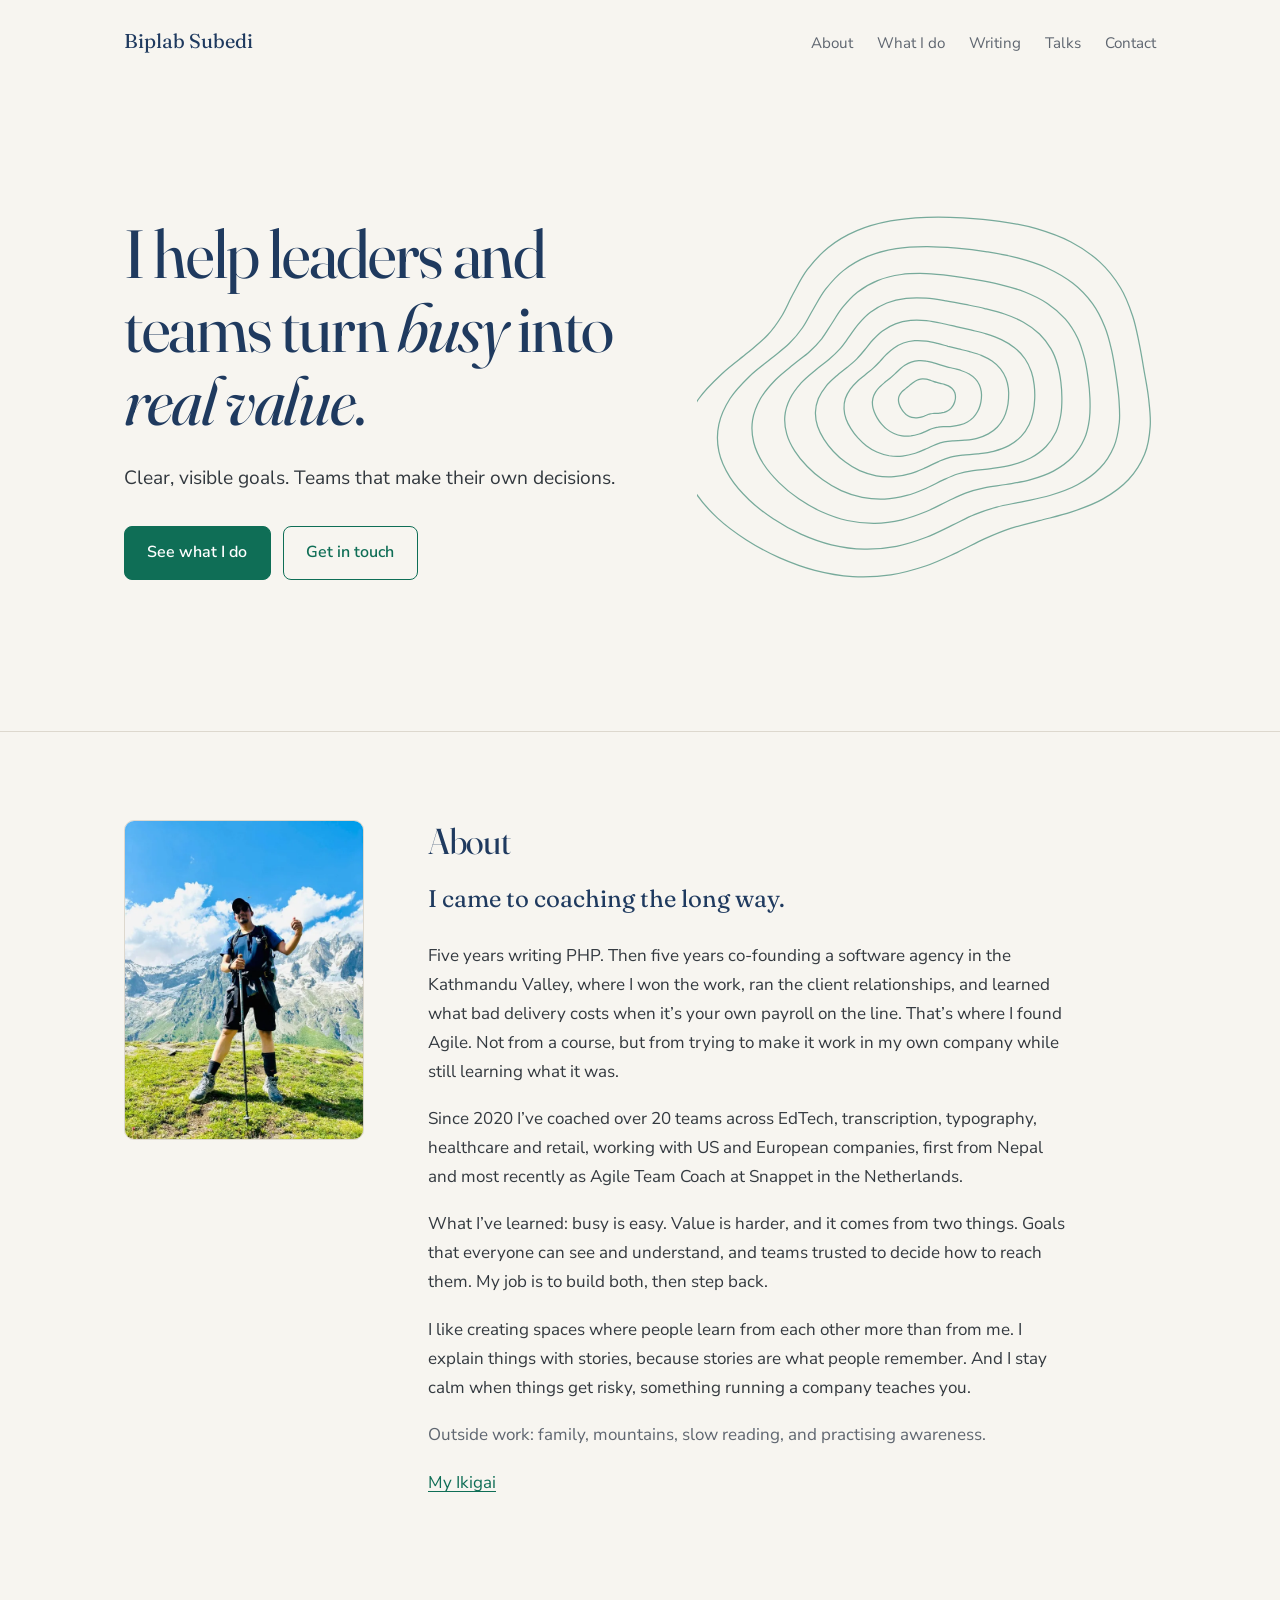
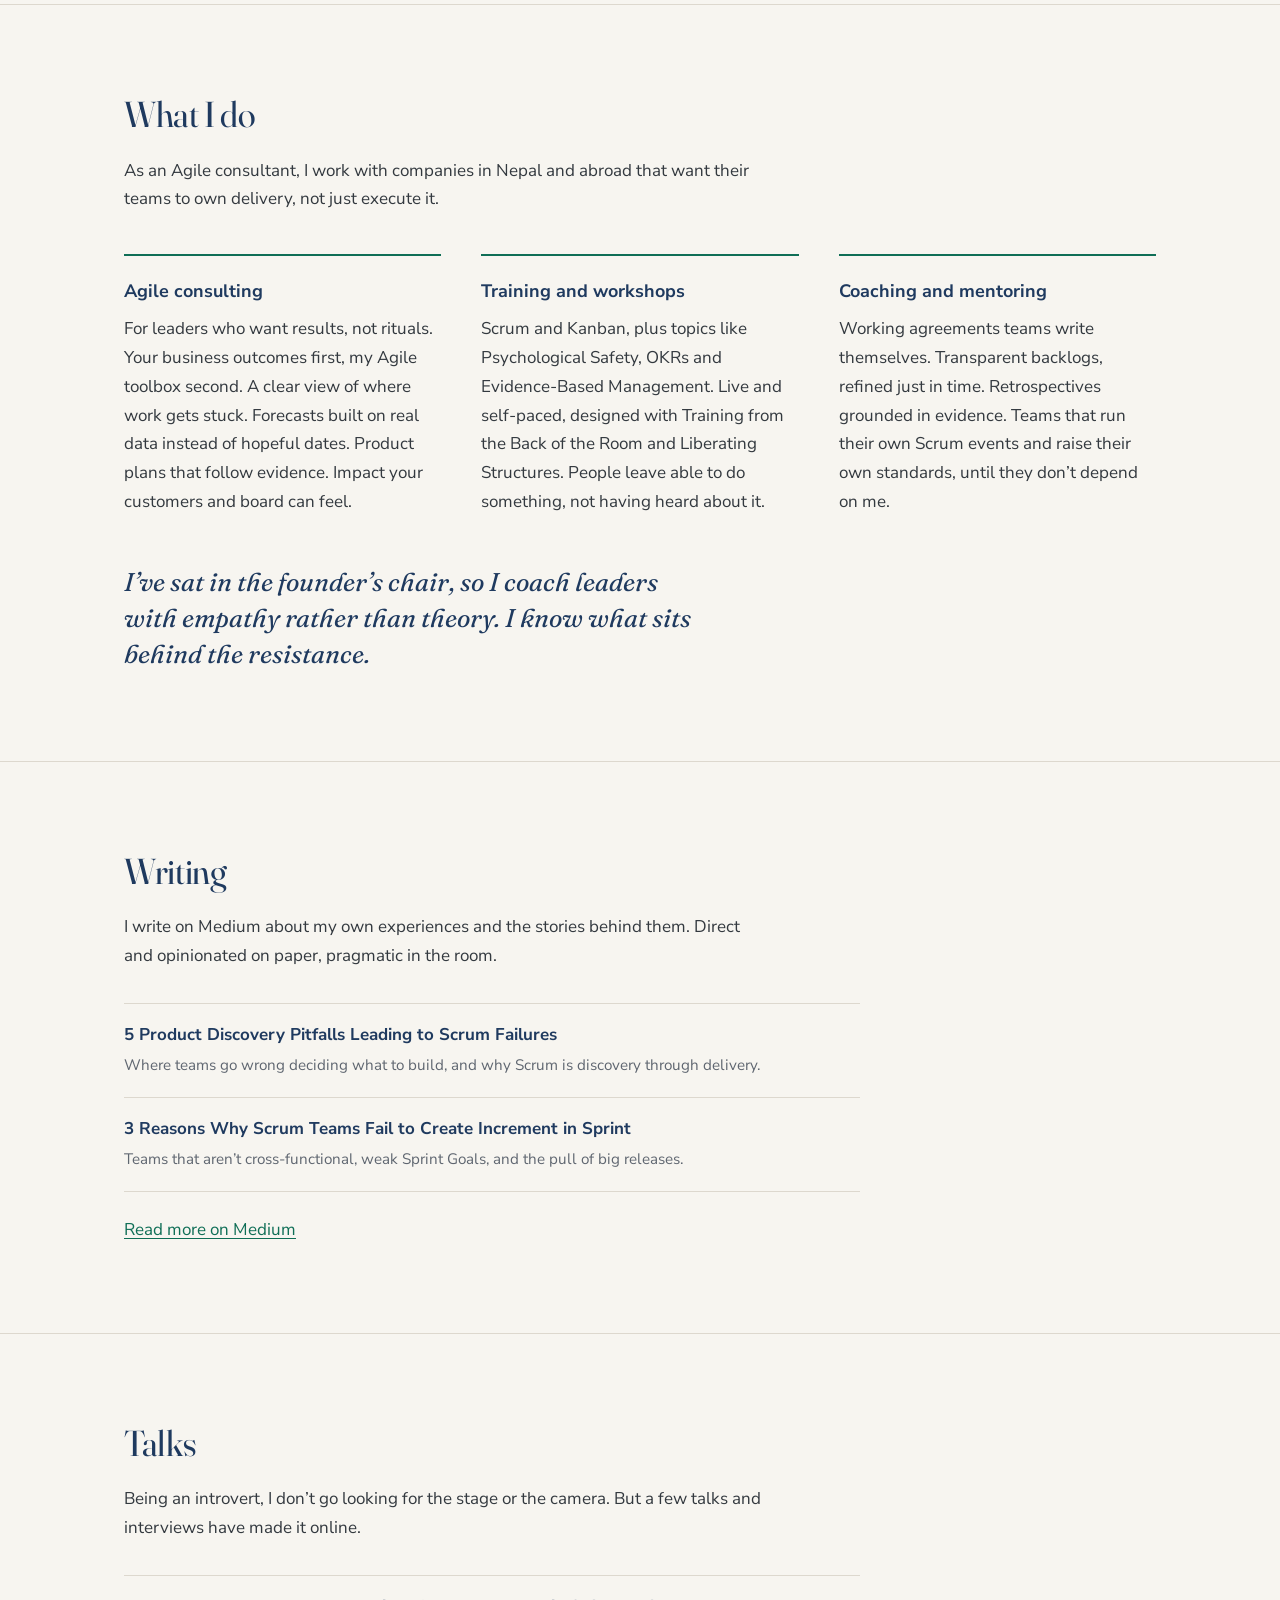
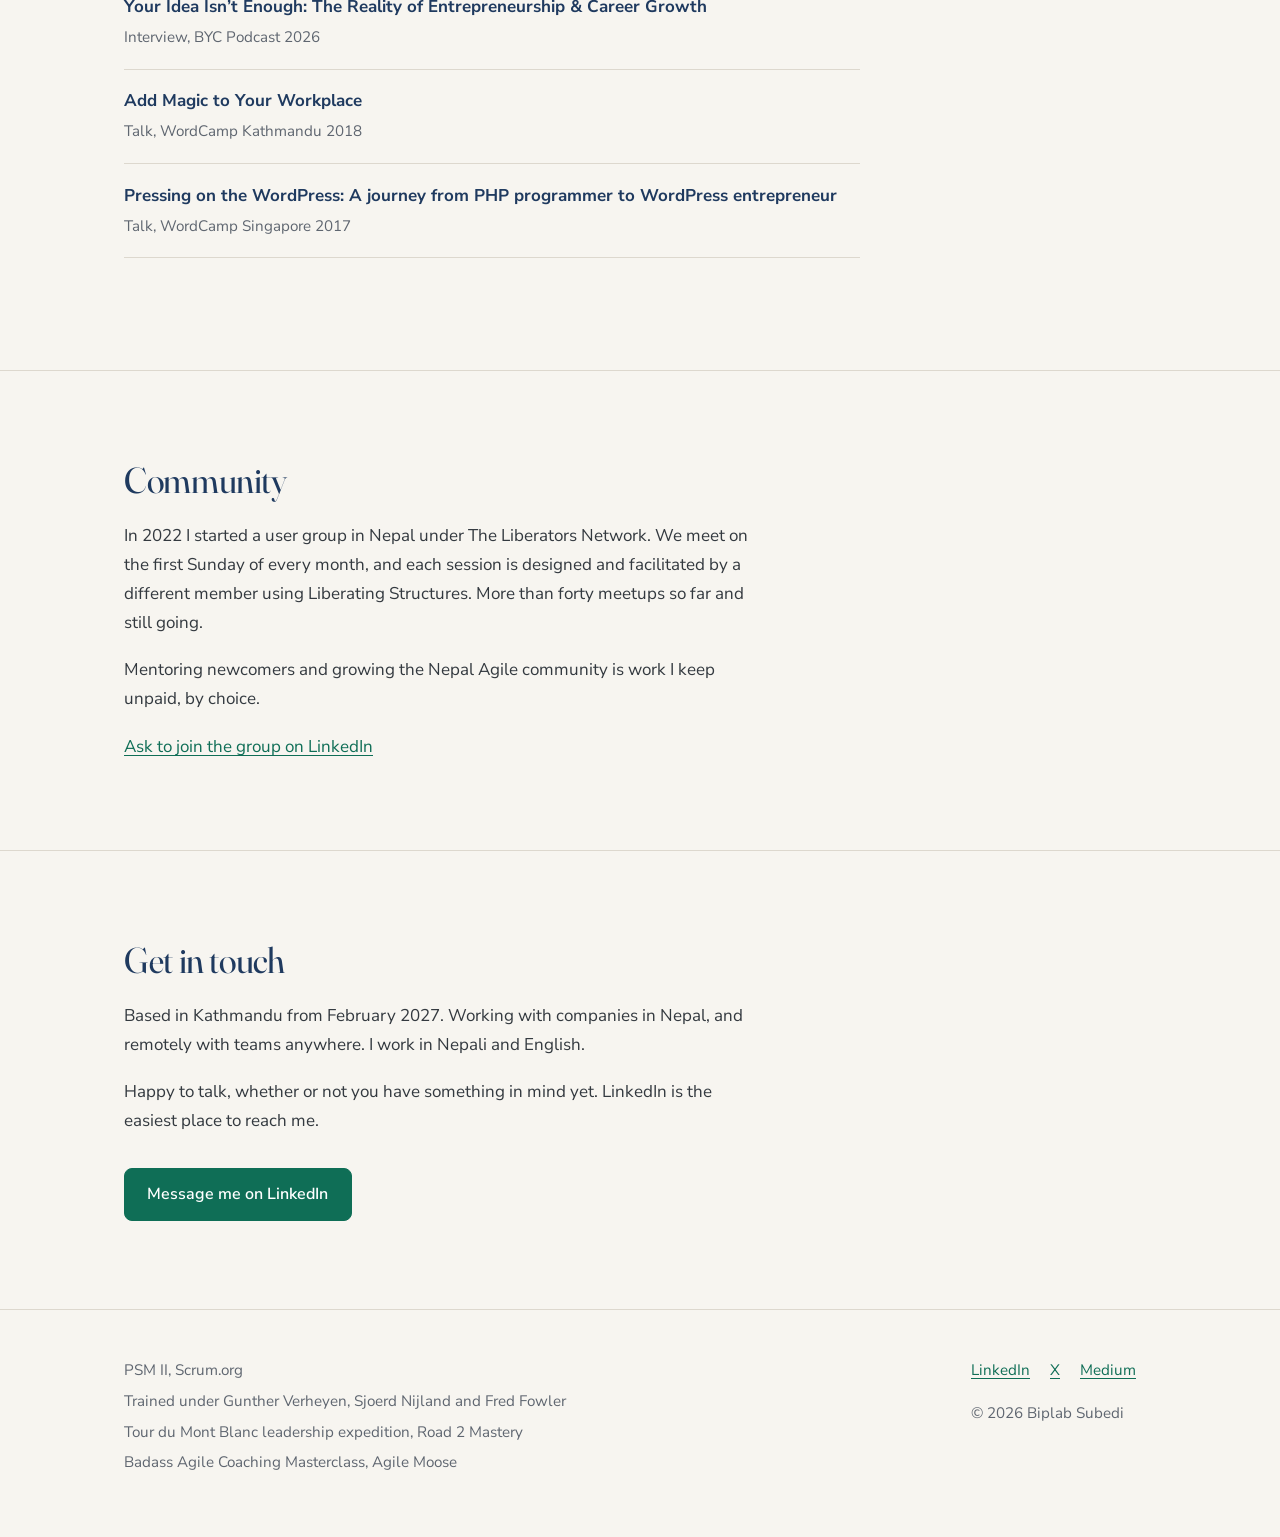
<file: index.html>
<!DOCTYPE html>
<html lang="en-GB">
<head>
<meta charset="utf-8">
<meta name="viewport" content="width=device-width, initial-scale=1, viewport-fit=cover">
<title>Biplab Subedi, Agile Consultant and Coach in Nepal</title>
<meta name="description" content="Agile consultant and coach for IT companies in Nepal and remote teams. I help leaders and teams turn busy into real value with Scrum, Kanban and flow metrics.">
<link rel="canonical" href="https://biplabsubedi.com/">
<meta name="robots" content="index, follow, max-image-preview:large, max-snippet:-1">
<meta name="author" content="Biplab Subedi">

<link rel="icon" href="favicon.ico" sizes="32x32">
<link rel="icon" href="icons/icon-192.png" type="image/png" sizes="192x192">
<link rel="apple-touch-icon" href="icons/apple-touch-icon.png">
<link rel="manifest" href="icons/site.webmanifest">

<meta property="og:type" content="profile">
<meta property="og:site_name" content="Biplab Subedi">
<meta property="og:locale" content="en_GB">
<meta property="og:url" content="https://biplabsubedi.com/">
<meta property="og:title" content="Biplab Subedi, Agile Consultant and Coach in Nepal">
<meta property="og:description" content="I help leaders and teams turn busy into real value. Clear, visible goals. Teams that make their own decisions.">
<meta property="og:image" content="https://biplabsubedi.com/images/og-image.png">
<meta property="og:image:width" content="1200">
<meta property="og:image:height" content="630">
<meta property="og:image:alt" content="Biplab Subedi, Agile consultant and coach in Nepal: I help leaders and teams turn busy into real value.">
<meta property="profile:first_name" content="Biplab">
<meta property="profile:last_name" content="Subedi">
<meta name="twitter:card" content="summary_large_image">
<meta name="twitter:site" content="@biplab43">
<meta name="twitter:creator" content="@biplab43">

<script type="application/ld+json">
{
  "@context": "https://schema.org",
  "@graph": [
    {
      "@type": "WebSite",
      "@id": "https://biplabsubedi.com/#website",
      "url": "https://biplabsubedi.com/",
      "name": "Biplab Subedi",
      "inLanguage": "en-GB",
      "publisher": { "@id": "https://biplabsubedi.com/#person" }
    },
    {
      "@type": "ProfilePage",
      "@id": "https://biplabsubedi.com/#webpage",
      "url": "https://biplabsubedi.com/",
      "name": "Biplab Subedi, Agile Consultant and Coach in Nepal",
      "inLanguage": "en-GB",
      "dateModified": "2026-11-04T17:15:00+01:00",
      "isPartOf": { "@id": "https://biplabsubedi.com/#website" },
      "mainEntity": { "@id": "https://biplabsubedi.com/#person" },
      "about": { "@id": "https://biplabsubedi.com/#person" },
      "primaryImageOfPage": { "@id": "https://biplabsubedi.com/#portrait" }
    },
    {
      "@type": "ImageObject",
      "@id": "https://biplabsubedi.com/#portrait",
      "url": "https://biplabsubedi.com/images/biplab-subedi.webp",
      "contentUrl": "https://biplabsubedi.com/images/biplab-subedi.webp",
      "width": 600,
      "height": 800,
      "caption": "Biplab Subedi standing on a grassy ridge in the Alps"
    },
    {
      "@type": "Person",
      "@id": "https://biplabsubedi.com/#person",
      "name": "Biplab Subedi",
      "givenName": "Biplab",
      "familyName": "Subedi",
      "url": "https://biplabsubedi.com/",
      "image": { "@id": "https://biplabsubedi.com/#portrait" },
      "jobTitle": "Agile Consultant and Coach",
      "description": "Has coached more than 20 teams since 2020, across EdTech, transcription, typography, healthcare and retail for US and European companies. Before coaching, he spent five years as a PHP developer and five years co-founding Eagle Vision IT, a software agency in the Kathmandu Valley. Moving to Kathmandu, Nepal in February 2027 to work as an independent Agile consultant with companies in Nepal and remotely with teams anywhere. Works in Nepali and English.",
      "knowsAbout": [
        "Agile coaching",
        "Agile consulting",
        "Scrum",
        "Kanban",
        "Flow metrics",
        "Forecasting with delivery data",
        "Empirical product planning",
        "Product discovery",
        "OKRs",
        "Evidence-Based Management",
        "Psychological safety",
        "Team self-management",
        "Liberating Structures",
        "Training from the Back of the Room",
        "Facilitation"
      ],
      "knowsLanguage": [
        { "@type": "Language", "name": "English", "alternateName": "en" },
        { "@type": "Language", "name": "Nepali", "alternateName": "ne" }
      ],
      "hasCredential": {
        "@type": "EducationalOccupationalCredential",
        "name": "Professional Scrum Master II (PSM II)",
        "credentialCategory": "certification",
        "recognizedBy": { "@type": "Organization", "name": "Scrum.org", "url": "https://www.scrum.org/" }
      },
      "sameAs": [
        "https://www.linkedin.com/in/biplab43/",
        "https://medium.com/@biplab43",
        "https://x.com/biplab43"
      ],
      "makesOffer": [
        {
          "@type": "Offer",
          "itemOffered": {
            "@type": "Service",
            "name": "Agile consulting",
            "serviceType": "Agile consulting",
            "description": "For leaders who want results, not rituals. Business outcomes first, with Agile as the toolbox: a clear view of where work gets stuck, forecasts built on real data instead of hopeful dates, product plans that follow evidence, and impact customers and boards can feel.",
            "provider": { "@id": "https://biplabsubedi.com/#person" },
            "areaServed": [ { "@type": "Country", "name": "Nepal" }, { "@type": "Place", "name": "Worldwide (remote)" } ]
          }
        },
        {
          "@type": "Offer",
          "itemOffered": {
            "@type": "Service",
            "name": "Agile training and workshops",
            "serviceType": "Agile training",
            "description": "Scrum and Kanban training, plus topics like Psychological Safety, OKRs and Evidence-Based Management. Live and self-paced, designed with Training from the Back of the Room and Liberating Structures.",
            "provider": { "@id": "https://biplabsubedi.com/#person" },
            "areaServed": [ { "@type": "Country", "name": "Nepal" }, { "@type": "Place", "name": "Worldwide (remote)" } ]
          }
        },
        {
          "@type": "Offer",
          "itemOffered": {
            "@type": "Service",
            "name": "Agile coaching and mentoring",
            "serviceType": "Agile coaching",
            "description": "Working agreements teams write themselves, transparent backlogs refined just in time, retrospectives grounded in evidence, and teams that run their own Scrum events.",
            "provider": { "@id": "https://biplabsubedi.com/#person" },
            "areaServed": [ { "@type": "Country", "name": "Nepal" }, { "@type": "Place", "name": "Worldwide (remote)" } ]
          }
        }
      ]
    },
    {
      "@type": "Organization",
      "@id": "https://biplabsubedi.com/#liberators-nepal",
      "name": "The Liberators Network User Group Nepal",
      "url": "https://www.linkedin.com/groups/14041620/",
      "foundingDate": "2022",
      "founder": { "@id": "https://biplabsubedi.com/#person" },
      "location": { "@type": "Country", "name": "Nepal" },
      "description": "Agile user group in Nepal under The Liberators Network. Meets on the first Sunday of every month, with each session designed and facilitated by a member using Liberating Structures."
    },
    {
      "@type": "Organization",
      "@id": "https://biplabsubedi.com/#eagle-vision-it",
      "name": "Eagle Vision IT",
      "founder": { "@id": "https://biplabsubedi.com/#person" },
      "location": { "@type": "Place", "name": "Kathmandu Valley, Nepal" },
      "description": "Software agency in the Kathmandu Valley, co-founded by Biplab Subedi."
    }
  ]
}
</script>

<link rel="preconnect" href="https://fonts.googleapis.com">
<link rel="preconnect" href="https://fonts.gstatic.com" crossorigin>
<link href="https://fonts.googleapis.com/css2?family=Fraunces:ital,opsz,wght@0,9..144,400;0,9..144,500;1,9..144,400&family=Nunito+Sans:wght@400;600;700&display=swap" rel="stylesheet">
<link rel="stylesheet" href="css/style.css">
<script src="js/main.js" defer></script>
</head>
<body>

<header class="site">
  <div class="wrap">
    <a class="wordmark" href="#top">Biplab Subedi</a>
    <nav aria-label="Main">
      <ul>
        <li><a href="#about">About</a></li>
        <li><a href="#work">What I do</a></li>
        <li><a href="#writing">Writing</a></li>
        <li><a href="#talks">Talks</a></li>
        <li><a href="#contact">Contact</a></li>
      </ul>
    </nav>
  </div>
</header>

<main id="top">
  <div class="hero">
    <div class="wrap">
      <div>
        <h1>I help leaders and teams turn <em>busy</em> into <em>real value</em>.</h1>
        <p class="lede">Clear, visible goals. Teams that make their own decisions.</p>
        <div class="actions">
          <a class="btn btn-primary" href="#work">See what I do</a>
          <a class="btn btn-quiet" href="#contact">Get in touch</a>
        </div>
      </div>
      <svg class="contours" viewBox="0 0 520 500" aria-hidden="true" focusable="false">
<path d="M293.0,250.0 C292.8,251.3 292.5,252.7 292.1,254.0 C291.7,255.3 291.1,256.6 290.4,257.8 C289.7,259.0 288.9,260.1 287.9,261.2 C286.9,262.2 285.7,263.2 284.4,263.9 C283.1,264.7 281.6,265.3 280.1,265.8 C278.6,266.2 276.9,266.4 275.4,266.6 C273.8,266.8 272.3,266.8 270.9,266.8 C269.5,266.9 268.2,266.8 267.0,267.0 C265.8,267.1 264.7,267.3 263.6,267.6 C262.4,268.0 261.3,268.5 260.0,269.0 C258.7,269.4 257.4,270.1 255.9,270.6 C254.4,271.0 252.7,271.5 251.0,271.7 C249.3,271.9 247.5,272.0 245.9,271.8 C244.2,271.6 242.5,271.1 241.0,270.5 C239.6,269.9 238.2,269.0 237.0,268.1 C235.8,267.1 234.8,266.0 233.9,264.9 C233.0,263.8 232.2,262.6 231.5,261.4 C230.8,260.2 230.2,259.0 229.7,257.7 C229.2,256.5 228.8,255.2 228.6,253.9 C228.4,252.6 228.3,251.3 228.5,250.0 C228.6,248.7 229.0,247.4 229.6,246.2 C230.2,245.0 231.1,243.9 232.0,242.8 C232.9,241.8 234.0,240.9 235.0,240.0 C236.0,239.1 237.1,238.3 238.1,237.5 C239.1,236.7 240.1,235.9 241.1,235.1 C242.1,234.3 243.0,233.5 244.0,232.7 C245.0,231.9 246.1,231.1 247.3,230.4 C248.5,229.7 249.8,229.0 251.1,228.6 C252.5,228.2 254.0,227.9 255.5,227.8 C257.0,227.7 258.6,227.9 260.0,228.1 C261.4,228.3 262.8,228.8 264.2,229.2 C265.5,229.7 266.7,230.2 268.0,230.6 C269.3,231.1 270.5,231.5 271.8,231.8 C273.1,232.2 274.4,232.5 275.9,232.8 C277.3,233.2 278.9,233.5 280.4,234.0 C281.9,234.5 283.6,235.0 285.0,235.7 C286.4,236.5 287.8,237.4 288.9,238.4 C290.0,239.5 291.0,240.7 291.6,241.9 C292.3,243.2 292.7,244.6 292.9,245.9 C293.1,247.2 293.1,248.7 293.0,250.0 Z"/>
<path d="M322.4,250.0 C322.2,252.6 321.7,255.1 321.0,257.6 C320.3,260.1 319.4,262.5 318.1,264.8 C316.8,267.1 315.3,269.4 313.4,271.4 C311.5,273.3 309.2,275.2 306.6,276.6 C304.1,278.0 301.1,279.2 298.2,280.0 C295.3,280.8 292.0,281.2 289.1,281.5 C286.2,281.8 283.3,281.7 280.7,281.9 C278.1,282.0 275.7,282.0 273.4,282.4 C271.1,282.7 269.1,283.3 266.9,284.0 C264.6,284.8 262.5,285.9 260.0,286.9 C257.5,287.9 254.8,289.3 251.9,290.2 C249.0,291.1 245.7,292.0 242.5,292.4 C239.2,292.7 235.7,292.8 232.5,292.3 C229.3,291.9 226.1,291.0 223.3,289.7 C220.4,288.5 217.8,286.8 215.5,285.0 C213.1,283.2 211.1,281.1 209.3,279.0 C207.4,276.8 205.8,274.6 204.4,272.2 C203.0,269.9 201.8,267.5 200.9,265.1 C200.0,262.7 199.2,260.1 199.0,257.6 C198.7,255.1 198.8,252.5 199.4,250.0 C200.0,247.5 201.0,245.1 202.4,242.8 C203.7,240.6 205.6,238.5 207.4,236.6 C209.3,234.7 211.4,233.0 213.4,231.3 C215.4,229.7 217.4,228.3 219.2,226.7 C221.0,225.2 222.7,223.7 224.4,222.1 C226.2,220.5 227.8,218.8 229.6,217.1 C231.5,215.5 233.4,213.8 235.6,212.4 C237.8,211.0 240.3,209.6 242.9,208.7 C245.6,207.8 248.5,207.3 251.3,207.1 C254.2,206.9 257.2,207.1 260.0,207.6 C262.8,208.0 265.5,208.8 268.2,209.5 C270.8,210.3 273.2,211.2 275.7,211.9 C278.3,212.7 280.7,213.4 283.3,214.1 C285.9,214.8 288.6,215.3 291.4,216.0 C294.2,216.8 297.3,217.4 300.1,218.5 C303.0,219.5 306.0,220.7 308.6,222.3 C311.1,223.8 313.6,225.7 315.6,227.8 C317.5,229.8 319.0,232.2 320.2,234.6 C321.3,237.1 321.9,239.7 322.3,242.2 C322.7,244.8 322.6,247.4 322.4,250.0 Z"/>
<path d="M353.2,250.0 C353.0,253.8 352.5,257.7 351.5,261.4 C350.6,265.1 349.4,268.9 347.6,272.4 C345.8,275.8 343.5,279.3 340.6,282.3 C337.8,285.2 334.2,288.0 330.3,290.1 C326.4,292.3 321.8,293.9 317.4,295.1 C313.0,296.3 308.1,296.8 303.7,297.3 C299.3,297.8 295.0,297.7 291.1,298.0 C287.2,298.3 283.8,298.5 280.3,299.2 C276.9,299.9 273.9,300.9 270.5,302.2 C267.1,303.5 263.8,305.4 260.0,307.0 C256.2,308.7 252.0,310.7 247.5,312.1 C243.0,313.5 237.9,314.8 233.0,315.3 C228.1,315.7 222.8,315.6 217.9,314.9 C213.1,314.1 208.2,312.6 203.9,310.7 C199.5,308.8 195.5,306.2 191.9,303.5 C188.3,300.8 185.1,297.6 182.2,294.4 C179.3,291.2 176.7,287.8 174.5,284.2 C172.3,280.7 170.3,277.0 169.0,273.2 C167.7,269.5 166.8,265.5 166.7,261.6 C166.5,257.7 167.0,253.7 168.2,250.0 C169.4,246.3 171.5,242.6 173.8,239.3 C176.2,236.0 179.3,232.9 182.2,230.1 C185.1,227.4 188.5,225.0 191.4,222.5 C194.3,220.1 197.2,218.0 199.8,215.6 C202.4,213.2 204.6,210.9 207.0,208.4 C209.4,205.8 211.6,203.1 214.2,200.5 C216.9,197.9 219.7,195.1 223.0,192.9 C226.3,190.7 230.0,188.5 234.0,187.1 C238.0,185.7 242.4,184.8 246.8,184.4 C251.1,184.0 255.7,184.4 260.0,184.9 C264.3,185.4 268.5,186.5 272.6,187.5 C276.7,188.5 280.5,189.7 284.5,190.8 C288.5,191.8 292.3,192.8 296.5,193.8 C300.6,194.8 304.8,195.6 309.1,196.9 C313.4,198.1 318.0,199.3 322.3,201.1 C326.5,202.9 330.8,205.0 334.5,207.5 C338.1,210.0 341.5,213.1 344.1,216.3 C346.7,219.6 348.7,223.3 350.2,227.0 C351.7,230.7 352.5,234.6 353.0,238.4 C353.5,242.3 353.5,246.2 353.2,250.0 Z"/>
<path d="M382.9,250.0 C382.7,255.1 382.3,260.1 381.2,265.1 C380.2,270.0 378.8,275.1 376.5,279.7 C374.2,284.4 371.3,289.1 367.5,293.0 C363.6,297.0 358.8,300.6 353.6,303.4 C348.4,306.2 342.1,308.3 336.2,309.9 C330.3,311.5 323.9,312.1 318.1,312.8 C312.3,313.5 306.7,313.5 301.6,314.1 C296.5,314.7 292.0,315.2 287.5,316.4 C282.9,317.6 278.9,319.2 274.4,321.2 C269.8,323.1 265.2,325.8 260.0,328.1 C254.8,330.3 249.0,333.1 242.9,334.8 C236.8,336.6 230.0,338.1 223.4,338.6 C216.7,339.1 209.7,338.8 203.2,337.6 C196.7,336.5 190.2,334.3 184.4,331.8 C178.6,329.2 173.1,325.8 168.2,322.1 C163.2,318.5 158.7,314.4 154.7,310.1 C150.7,305.8 147.0,301.2 144.0,296.4 C141.0,291.7 138.4,286.6 136.7,281.5 C135.1,276.3 134.1,270.9 134.3,265.6 C134.4,260.4 135.6,255.0 137.6,250.0 C139.7,245.0 143.0,240.2 146.4,235.9 C149.9,231.5 154.4,227.7 158.5,224.1 C162.5,220.5 166.9,217.4 170.7,214.3 C174.5,211.1 178.0,208.2 181.2,205.0 C184.4,201.8 187.1,198.5 190.0,195.0 C193.0,191.5 195.6,187.6 199.0,184.0 C202.4,180.4 206.0,176.5 210.3,173.4 C214.6,170.3 219.7,167.3 225.0,165.3 C230.3,163.3 236.3,162.1 242.2,161.5 C248.0,160.9 254.2,161.2 260.0,161.7 C265.8,162.3 271.6,163.5 277.2,164.7 C282.8,165.8 288.2,167.2 293.7,168.5 C299.3,169.7 304.7,170.9 310.4,172.3 C316.1,173.7 322.0,174.9 327.8,176.7 C333.5,178.5 339.6,180.5 345.1,183.2 C350.5,185.8 356.0,189.0 360.4,192.7 C364.9,196.3 368.9,200.7 372.0,205.2 C375.1,209.7 377.3,214.7 379.1,219.6 C380.8,224.5 381.7,229.7 382.3,234.8 C382.9,239.8 383.1,244.9 382.9,250.0 Z"/>
<path d="M413.7,250.0 C413.7,256.3 413.5,262.7 412.4,269.0 C411.3,275.2 409.9,281.7 407.1,287.6 C404.3,293.5 400.6,299.4 395.8,304.4 C391.0,309.4 384.8,313.9 378.2,317.5 C371.6,321.0 363.7,323.6 356.2,325.6 C348.8,327.6 340.7,328.5 333.5,329.5 C326.3,330.5 319.4,330.8 313.1,331.8 C306.7,332.8 301.1,333.9 295.4,335.6 C289.7,337.4 284.6,339.9 278.7,342.6 C272.8,345.3 266.8,348.8 260.0,351.7 C253.2,354.6 245.7,357.9 237.8,359.9 C230.0,362.0 221.3,363.7 212.8,364.0 C204.4,364.4 195.5,363.7 187.3,362.1 C179.1,360.5 170.9,357.7 163.5,354.4 C156.0,351.1 149.0,346.8 142.6,342.2 C136.2,337.7 130.2,332.5 125.0,327.1 C119.7,321.7 114.7,315.8 110.9,309.7 C107.0,303.6 103.6,297.0 101.8,290.4 C99.9,283.8 99.0,276.7 99.6,270.0 C100.2,263.2 102.4,256.3 105.5,250.0 C108.6,243.7 113.4,237.7 118.1,232.3 C122.9,227.0 128.9,222.3 134.2,217.9 C139.4,213.4 144.9,209.7 149.5,205.8 C154.1,201.8 158.1,198.1 161.8,194.0 C165.6,189.8 168.5,185.4 171.9,180.8 C175.3,176.2 178.4,171.0 182.5,166.2 C186.6,161.4 191.2,156.3 196.6,152.2 C202.1,148.2 208.5,144.4 215.2,141.7 C222.0,139.1 229.7,137.4 237.1,136.5 C244.6,135.6 252.5,135.8 260.0,136.2 C267.5,136.7 275.0,138.0 282.3,139.2 C289.7,140.4 296.8,141.8 304.1,143.3 C311.4,144.8 318.7,146.2 326.2,148.0 C333.6,149.8 341.3,151.6 348.6,154.2 C355.9,156.7 363.5,159.7 370.1,163.5 C376.7,167.2 383.1,171.8 388.3,176.8 C393.5,181.8 397.8,187.6 401.2,193.5 C404.7,199.3 407.0,205.7 408.8,212.0 C410.7,218.3 411.7,224.7 412.5,231.0 C413.3,237.4 413.7,243.7 413.7,250.0 Z"/>
<path d="M445.5,250.0 C445.7,257.6 446.0,265.4 444.9,273.0 C443.9,280.6 442.4,288.5 439.2,295.7 C436.0,303.0 431.5,310.2 425.7,316.3 C419.8,322.4 412.1,327.9 404.1,332.3 C396.1,336.6 386.4,339.7 377.4,342.3 C368.4,344.8 358.8,346.0 350.2,347.5 C341.6,349.0 333.4,349.7 325.7,351.4 C318.1,353.0 311.4,354.7 304.4,357.3 C297.3,359.8 290.9,363.3 283.5,366.7 C276.1,370.2 268.5,374.6 260.0,378.1 C251.5,381.5 242.0,385.3 232.3,387.5 C222.5,389.8 211.8,391.4 201.5,391.5 C191.2,391.6 180.4,390.5 170.3,388.3 C160.3,386.1 150.4,382.5 141.2,378.4 C132.1,374.3 123.4,369.2 115.3,363.7 C107.3,358.2 99.7,352.0 93.0,345.3 C86.3,338.7 80.0,331.5 75.2,324.0 C70.4,316.4 66.4,308.2 64.3,299.9 C62.3,291.7 61.7,282.8 63.0,274.5 C64.3,266.2 67.7,257.6 72.0,250.0 C76.4,242.4 82.9,235.1 89.1,228.7 C95.3,222.3 102.9,216.8 109.3,211.5 C115.7,206.2 122.1,201.8 127.5,196.9 C132.8,192.1 137.2,187.5 141.4,182.3 C145.5,177.0 148.6,171.4 152.5,165.5 C156.4,159.7 159.9,153.0 164.8,147.0 C169.7,141.0 175.2,134.6 181.8,129.5 C188.5,124.3 196.4,119.6 204.7,116.3 C213.0,112.9 222.4,110.7 231.7,109.4 C240.9,108.0 250.6,108.1 260.0,108.3 C269.4,108.5 278.8,109.7 288.0,110.9 C297.3,112.0 306.5,113.4 315.8,115.1 C325.1,116.7 334.5,118.4 343.8,120.8 C353.1,123.1 362.8,125.7 371.7,129.2 C380.6,132.8 389.6,137.0 397.2,142.2 C404.9,147.3 412.0,153.5 417.7,160.0 C423.4,166.5 427.9,174.0 431.5,181.3 C435.1,188.7 437.3,196.6 439.3,204.2 C441.3,211.9 442.4,219.5 443.4,227.2 C444.5,234.8 445.2,242.4 445.5,250.0 Z"/>
<path d="M478.3,250.0 C478.9,259.0 479.7,268.2 478.8,277.2 C477.8,286.3 476.4,295.7 472.7,304.3 C469.1,312.9 463.8,321.6 456.9,328.8 C450.0,336.1 440.8,342.6 431.3,347.8 C421.8,353.0 410.5,356.8 400.0,360.0 C389.5,363.2 378.3,364.9 368.3,367.1 C358.2,369.3 348.8,370.6 339.8,373.1 C330.8,375.5 322.9,378.2 314.5,381.7 C306.0,385.1 298.1,389.6 289.0,393.9 C279.9,398.2 270.5,403.4 260.0,407.3 C249.5,411.3 238.0,415.3 226.2,417.6 C214.5,419.8 201.7,421.1 189.4,420.8 C177.1,420.6 164.3,418.7 152.4,415.9 C140.5,413.1 128.8,408.7 117.8,403.8 C106.8,398.9 96.2,392.9 86.4,386.4 C76.6,379.9 67.1,372.6 58.9,364.8 C50.7,356.9 43.0,348.3 37.3,339.2 C31.6,330.0 26.9,320.0 24.8,310.0 C22.7,300.1 22.6,289.3 24.8,279.3 C26.9,269.3 31.8,259.0 37.5,250.0 C43.3,241.0 51.7,232.5 59.4,225.0 C67.1,217.5 76.2,211.2 83.7,205.0 C91.2,198.8 98.5,193.6 104.5,187.7 C110.5,181.9 115.1,176.3 119.6,169.8 C124.1,163.4 127.2,156.4 131.6,149.1 C135.9,141.8 139.9,133.7 145.6,126.3 C151.4,119.0 158.0,111.2 165.9,105.0 C173.9,98.7 183.4,93.1 193.4,88.9 C203.4,84.8 214.7,82.0 225.8,80.1 C236.9,78.3 248.6,77.9 260.0,77.8 C271.4,77.7 282.9,78.6 294.4,79.5 C305.8,80.5 317.3,81.9 328.8,83.7 C340.3,85.6 352.0,87.5 363.4,90.6 C374.7,93.6 386.4,97.2 396.9,102.0 C407.3,106.8 417.6,112.7 426.2,119.4 C434.8,126.1 442.4,134.2 448.4,142.5 C454.4,150.7 458.8,160.0 462.4,169.0 C466.1,177.9 468.2,187.3 470.3,196.3 C472.3,205.4 473.6,214.3 475.0,223.2 C476.3,232.2 477.6,241.0 478.3,250.0 Z"/>
<path d="M512.0,250.0 C513.1,260.4 514.6,271.1 513.8,281.6 C513.1,292.1 511.6,303.2 507.5,313.2 C503.4,323.2 497.3,333.3 489.3,341.8 C481.4,350.3 470.8,357.9 459.9,364.1 C449.0,370.3 436.0,374.8 424.0,378.9 C412.1,382.9 399.5,385.4 388.0,388.5 C376.6,391.5 365.9,393.9 355.5,397.3 C345.2,400.8 335.9,404.7 325.8,409.2 C315.8,413.7 306.1,419.3 295.2,424.4 C284.2,429.4 272.6,435.3 260.0,439.6 C247.4,443.8 233.6,447.9 219.7,449.9 C205.8,452.0 190.9,452.7 176.5,451.9 C162.2,451.0 147.5,448.4 133.6,444.8 C119.8,441.3 106.2,436.1 93.2,430.4 C80.3,424.6 67.7,417.8 56.0,410.3 C44.3,402.8 32.8,394.5 23.0,385.3 C13.2,376.1 3.9,366.0 -2.7,355.2 C-9.3,344.4 -14.6,332.4 -16.6,320.6 C-18.6,308.8 -17.9,296.0 -14.8,284.2 C-11.7,272.4 -5.1,260.5 2.2,250.0 C9.5,239.5 19.9,229.9 29.0,221.3 C38.2,212.6 48.7,205.4 57.3,198.2 C65.8,191.0 73.7,185.0 80.1,178.0 C86.6,171.0 91.3,164.2 96.1,156.4 C100.9,148.7 104.1,140.1 109.0,131.3 C113.8,122.6 118.4,112.8 125.0,104.0 C131.7,95.3 139.6,86.1 148.9,78.7 C158.3,71.3 169.5,64.7 181.3,59.7 C193.0,54.7 206.3,51.2 219.4,48.7 C232.5,46.1 246.4,45.2 260.0,44.6 C273.6,44.0 287.5,44.4 301.3,45.1 C315.2,45.9 329.2,47.0 343.1,49.1 C357.0,51.1 371.3,53.6 384.8,57.5 C398.3,61.5 412.0,66.3 424.0,72.6 C436.0,78.9 447.5,86.7 456.8,95.4 C466.2,104.0 473.9,114.2 480.1,124.4 C486.3,134.5 490.3,145.7 493.9,156.4 C497.5,167.0 499.3,177.9 501.5,188.3 C503.7,198.8 505.3,209.0 507.0,219.3 C508.8,229.5 510.9,239.6 512.0,250.0 Z"/>
      </svg>
    </div>
  </div>

  <section id="about" aria-labelledby="about-h">
    <div class="wrap">
      <div class="about-grid">
        <img class="portrait" src="images/biplab-subedi.webp" width="600" height="800" loading="lazy" decoding="async" style="object-fit:cover;aspect-ratio:3/4" alt="Biplab Subedi standing on a grassy ridge in the Alps with a hiking pole, snowy peaks behind him">
        <div class="measure">
          <h2 id="about-h">About</h2>
          <p class="first">I came to coaching the long way.</p>
          <p>Five years writing PHP. Then five years co-founding a software agency in the Kathmandu Valley, where I won the work, ran the client relationships, and learned what bad delivery costs when it’s your own payroll on the line. That’s where I found Agile. Not from a course, but from trying to make it work in my own company while still learning what it was.</p>
          <p>Since 2020 I’ve coached over 20 teams across EdTech, transcription, typography, healthcare and retail, working with US and European companies, first from Nepal and most recently as Agile Team Coach at Snappet in the Netherlands.</p>
          <p>What I’ve learned: busy is easy. Value is harder, and it comes from two things. Goals that everyone can see and understand, and teams trusted to decide how to reach them. My job is to build both, then step back.</p>
          <p>I like creating spaces where people learn from each other more than from me. I explain things with stories, because stories are what people remember. And I stay calm when things get risky, something running a company teaches you.</p>
          <p class="aside">Outside work: family, mountains, slow reading, and practising awareness.</p>
          <p><button type="button" class="textlink" id="ikigai-open" aria-haspopup="dialog">My Ikigai</button></p>
        </div>
      </div>
    </div>
  </section>

  <section id="work" aria-labelledby="work-h">
    <div class="wrap">
      <h2 id="work-h">What I do</h2>
      <p class="measure">As an Agile consultant, I work with companies in Nepal and abroad that want their teams to own delivery, not just execute it.</p>
      <div class="offers">
        <div class="offer">
          <h3>Agile consulting</h3>
          <p>For leaders who want results, not rituals. Your business outcomes first, my Agile toolbox second. A clear view of where work gets stuck. Forecasts built on real data instead of hopeful dates. Product plans that follow evidence. Impact your customers and board can feel.</p>
        </div>
        <div class="offer">
          <h3>Training and workshops</h3>
          <p>Scrum and Kanban, plus topics like Psychological Safety, OKRs and Evidence-Based Management. Live and self-paced, designed with Training from the Back of the Room and Liberating Structures. People leave able to do something, not having heard about it.</p>
        </div>
        <div class="offer">
          <h3>Coaching and mentoring</h3>
          <p>Working agreements teams write themselves. Transparent backlogs, refined just in time. Retrospectives grounded in evidence. Teams that run their own Scrum events and raise their own standards, until they don’t depend on me.</p>
        </div>
      </div>
      <p class="pull">I’ve sat in the founder’s chair, so I coach leaders with empathy rather than theory. I know what sits behind the resistance.</p>
    </div>
  </section>

  <section id="writing" aria-labelledby="writing-h">
    <div class="wrap">
      <h2 id="writing-h">Writing</h2>
      <p class="measure">I write on Medium about my own experiences and the stories behind them. Direct and opinionated on paper, pragmatic in the room.</p>
      <ul class="list">
        <li><a class="title" href="https://medium.com/serious-scrum/5-product-discovery-pitfalls-leading-to-scrum-failures-5e4131698b0f" target="_blank" rel="noopener">5 Product Discovery Pitfalls Leading to Scrum Failures<span class="sr-only"> (opens in new tab)</span></a><span class="meta">Where teams go wrong deciding what to build, and why Scrum is discovery through delivery.</span></li>
        <li><a class="title" href="https://medium.com/serious-scrum/3-reasons-why-scrum-teams-fail-to-create-increment-in-sprint-b825e2ab7377" target="_blank" rel="noopener">3 Reasons Why Scrum Teams Fail to Create Increment in Sprint<span class="sr-only"> (opens in new tab)</span></a><span class="meta">Teams that aren’t cross-functional, weak Sprint Goals, and the pull of big releases.</span></li>
      </ul>
      <a href="https://medium.com/@biplab43" target="_blank" rel="me noopener">Read more on Medium<span class="sr-only"> (opens in new tab)</span></a>
    </div>
  </section>

  <section id="talks" aria-labelledby="talks-h">
    <div class="wrap">
      <h2 id="talks-h">Talks</h2>
      <p class="measure">Being an introvert, I don’t go looking for the stage or the camera. But a few talks and interviews have made it online.</p>
      <ul class="list">
        <li><a class="title" href="https://www.youtube.com/watch?v=huzbRBligv8" target="_blank" rel="noopener">Your Idea Isn’t Enough: The Reality of Entrepreneurship &amp; Career Growth<span class="sr-only"> (opens in new tab)</span></a><span class="meta">Interview, BYC Podcast 2026</span></li>
        <li><a class="title" href="https://wordpress.tv/2018/05/05/biplab-subedi-add-magic-to-your-workplace/" target="_blank" rel="noopener">Add Magic to Your Workplace<span class="sr-only"> (opens in new tab)</span></a><span class="meta">Talk, WordCamp Kathmandu 2018</span></li>
        <li><a class="title" href="https://www.youtube.com/watch?v=pSSGap9YU-0" target="_blank" rel="noopener">Pressing on the WordPress: A journey from PHP programmer to WordPress entrepreneur<span class="sr-only"> (opens in new tab)</span></a><span class="meta">Talk, WordCamp Singapore 2017</span></li>
      </ul>
    </div>
  </section>

  <section id="community" aria-labelledby="community-h">
    <div class="wrap"><div class="measure">
      <h2 id="community-h">Community</h2>
      <p>In 2022 I started a user group in Nepal under The Liberators Network. We meet on the first Sunday of every month, and each session is designed and facilitated by a different member using Liberating Structures. More than forty meetups so far and still going.</p>
      <p>Mentoring newcomers and growing the Nepal Agile community is work I keep unpaid, by choice.</p>
      <a href="https://www.linkedin.com/groups/14041620/" target="_blank" rel="noopener">Ask to join the group on LinkedIn<span class="sr-only"> (opens in new tab)</span></a>
    </div></div>
  </section>

  <section id="contact" aria-labelledby="contact-h">
    <div class="wrap">
      <div>
        <div class="measure">
          <h2 id="contact-h">Get in touch</h2>
          <p>Based in Kathmandu from February 2027. Working with companies in Nepal, and remotely with teams anywhere. I work in Nepali and English.</p>
          <p>Happy to talk, whether or not you have something in mind yet. LinkedIn is the easiest place to reach me.</p>
          <div class="actions"><a class="btn btn-primary" href="https://www.linkedin.com/in/biplab43/" target="_blank" rel="me noopener">Message me on LinkedIn<span class="sr-only"> (opens in new tab)</span></a></div>
        </div>
      </div>
    </div>
  </section>
</main>

<footer>
  <div class="wrap">
    <ul>
      <li>PSM II, Scrum.org</li>
      <li>Trained under Gunther Verheyen, Sjoerd Nijland and Fred Fowler</li>
      <li>Tour du Mont Blanc leadership expedition, Road 2 Mastery</li>
      <li>Badass Agile Coaching Masterclass, Agile Moose</li>
    </ul>
    <div>
      <p class="links"><a href="https://www.linkedin.com/in/biplab43/" target="_blank" rel="me noopener">LinkedIn<span class="sr-only"> (opens in new tab)</span></a><a href="https://x.com/biplab43/" target="_blank" rel="me noopener">X<span class="sr-only"> (opens in new tab)</span></a><a href="https://medium.com/@biplab43" target="_blank" rel="me noopener">Medium<span class="sr-only"> (opens in new tab)</span></a></p>
      <p>© 2026 Biplab Subedi</p>
    </div>
  </div>
</footer>
<dialog id="ikigai-dialog" aria-label="My Ikigai">
  <button type="button" class="dialog-close" id="ikigai-close" aria-label="Close">×</button>
  <div class="ik-scroll"><iframe class="ik-frame" id="ikigai-frame" title="My Ikigai" data-src="ikigai-biplab.html"></iframe></div>
</dialog>


</body>
</html>
</file>
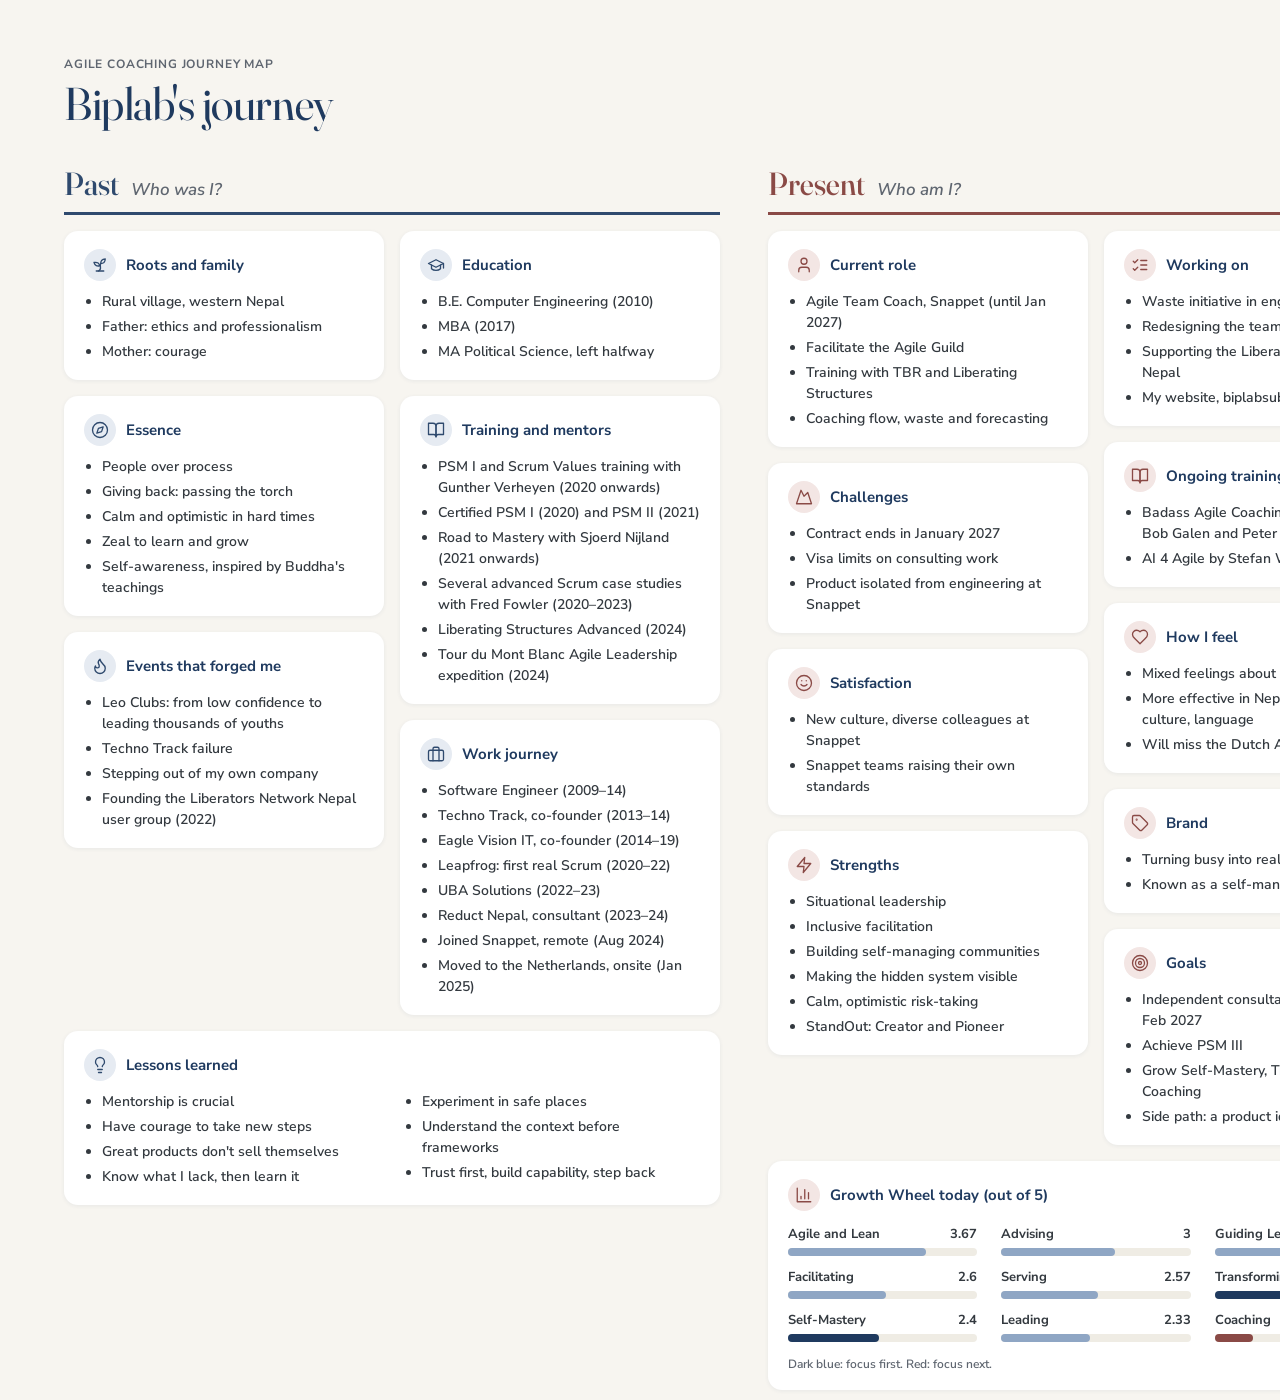
<file: agile-journey-map-biplab.html>
<!doctype html>
<html lang="en-GB">
<head>
<meta charset="utf-8">
<meta name="viewport" content="width=device-width, initial-scale=1">
<meta name="robots" content="noindex, nofollow, noarchive, nosnippet, noimageindex">
<meta name="referrer" content="no-referrer">
<title>Agile Journey Map</title>
<link rel="preconnect" href="https://fonts.googleapis.com">
<link rel="preconnect" href="https://fonts.gstatic.com" crossorigin>
<link href="https://fonts.googleapis.com/css2?family=Fraunces:ital,opsz,wght@0,9..144,400;0,9..144,500;1,9..144,400&amp;family=Nunito+Sans:wght@400;600;700;800&amp;display=swap" rel="stylesheet">
<style>
body{margin:0}
a{color:#1F3A5F}a:hover{color:#0F6E56}
/* Tablet and phone: stack Past, Present and Future */
@media (max-width: 1100px) {
  .aj-root{width:auto!important;height:auto!important;padding:32px 24px 40px!important;gap:28px!important}
  .aj-cols{flex-direction:column!important;gap:40px!important}
  .aj-col{width:100%!important;max-width:680px;margin:0 auto}
  .aj-head{flex-direction:column!important;align-items:flex-start!important;gap:14px!important;max-width:680px;width:100%;margin:0 auto}
  .aj-legend{flex-wrap:wrap;row-gap:6px!important}
}
/* Phone: one card per row */
@media (max-width: 640px) {
  .aj-root{padding:24px 16px 32px!important}
  .aj-head h1{font-size:34px!important;line-height:40px!important}
  .aj-legend span[style*="margin-left"]{margin-left:0!important;flex-basis:100%}
  .aj-split{flex-direction:column!important}
  .aj-split > div{width:100%;flex:none!important}
  .aj-grid2{grid-template-columns:minmax(0,1fr)!important}
  .aj-grid3{grid-template-columns:repeat(2,minmax(0,1fr))!important;column-gap:16px!important}
}
</style>
</head>
<body>
<div class="aj-root" style="width: 2200px; height: 1400px; box-sizing: border-box; padding: 56px 64px; background: #F7F5F0; font-family: 'Nunito Sans', 'Segoe UI', system-ui, sans-serif; color: #33393F; display: flex; flex-direction: column; gap: 36px">

<div class="aj-head" style="display: flex; align-items: flex-end; justify-content: space-between; gap: 24px">
<div style="display: flex; flex-direction: column; gap: 6px">
<div style="font-size: 12px; line-height: 16px; font-weight: 700; letter-spacing: 0.07em; color: #5F6670">AGILE COACHING JOURNEY MAP</div>
<h1 style="margin: 0; font-family: 'Fraunces', Georgia, serif; font-variation-settings: 'opsz' 144; font-size: 46px; line-height: 52px; font-weight: 400; letter-spacing: -0.01em; color: #1F3A5F">Biplab's journey</h1>
</div>
<div class="aj-legend" style="display: flex; align-items: center; gap: 14px; font-size: 15px; font-weight: 700; color: #5F6670">
<span style="color: #2F4A6E">Past</span>
<span style="width: 56px; height: 2px; background: #D3CEC3"></span>
<span style="color: #8A4A46">Present</span>
<span style="width: 56px; height: 2px; background: #D3CEC3"></span>
<span style="color: #0F6E56">Future</span>
<span style="margin-left: 18px; font-weight: 600; color: #5F6670">Updated November 2026</span>
</div>
</div>

<div class="aj-cols" style="display: flex; gap: 48px; align-items: flex-start">

<!-- PAST: left = who I am, right = what I learned and did -->
<div class="aj-col" style="width: 656px; display: flex; flex-direction: column; gap: 16px">
<div style="display: flex; align-items: baseline; gap: 12px; padding-bottom: 10px; border-bottom: 3px solid #2F4A6E">
<span style="font-family: 'Fraunces', Georgia, serif; font-variation-settings: 'opsz' 144; font-size: 32px; line-height: 36px; font-weight: 500; color: #2F4A6E">Past</span>
<span style="font-size: 17px; font-weight: 600; font-style: italic; color: #5F6670">Who was I?</span>
</div>
<div class="aj-split" style="display: flex; gap: 16px; align-items: flex-start">
<div style="flex: 1 1 0; min-width: 0; display: flex; flex-direction: column; gap: 16px">

<div style="background: #ffffff; border-radius: 14px; box-shadow: 0 1px 4px rgba(31,58,95,0.07); padding: 18px 20px; display: flex; flex-direction: column; gap: 10px">
<div style="display: flex; align-items: center; gap: 10px; font-size: 15px; font-weight: 700; color: #1F3A5F"><span style="width: 32px; height: 32px; border-radius: 9999px; background: #E6EBF2; color: #2F4A6E; display: flex; align-items: center; justify-content: center; flex-shrink: 0"><svg width="18" height="18" viewBox="0 0 24 24" fill="none" stroke="currentColor" stroke-width="1.75" stroke-linecap="round" stroke-linejoin="round" aria-hidden="true"><path d="M7 20h10"></path><path d="M10 20c5.5-2.5.8-6.4 3-10"></path><path d="M9.5 9.4c1.1.8 1.8 2.2 2.3 3.7-2 .4-3.5.4-4.8-.3-1.2-.6-2.3-1.9-3-4.2 2.8-.5 4.4 0 5.5.8z"></path><path d="M14.1 6a7 7 0 0 0-1.1 4c1.9-.1 3.3-.6 4.3-1.4 1-1 1.6-2.3 1.7-4.6-2.7.1-4 1-4.9 2z"></path></svg></span>Roots and family</div>
<ul style="margin: 0; padding-left: 18px; font-size: 14px; line-height: 21px; font-weight: 600; display: flex; flex-direction: column; gap: 4px">
<li>Rural village, western Nepal</li>
<li>Father: ethics and professionalism</li>
<li>Mother: courage</li>
</ul>
</div>

<div style="background: #ffffff; border-radius: 14px; box-shadow: 0 1px 4px rgba(31,58,95,0.07); padding: 18px 20px; display: flex; flex-direction: column; gap: 10px">
<div style="display: flex; align-items: center; gap: 10px; font-size: 15px; font-weight: 700; color: #1F3A5F"><span style="width: 32px; height: 32px; border-radius: 9999px; background: #E6EBF2; color: #2F4A6E; display: flex; align-items: center; justify-content: center; flex-shrink: 0"><svg width="18" height="18" viewBox="0 0 24 24" fill="none" stroke="currentColor" stroke-width="1.75" stroke-linecap="round" stroke-linejoin="round" aria-hidden="true"><circle cx="12" cy="12" r="10"></circle><path d="m16.24 7.76-2.12 6.36-6.36 2.12 2.12-6.36 6.36-2.12z"></path></svg></span>Essence</div>
<ul style="margin: 0; padding-left: 18px; font-size: 14px; line-height: 21px; font-weight: 600; display: flex; flex-direction: column; gap: 4px">
<li>People over process</li>
<li>Giving back: passing the torch</li>
<li>Calm and optimistic in hard times</li>
<li>Zeal to learn and grow</li>
<li>Self-awareness, inspired by Buddha's teachings</li>
</ul>
</div>

<div style="background: #ffffff; border-radius: 14px; box-shadow: 0 1px 4px rgba(31,58,95,0.07); padding: 18px 20px; display: flex; flex-direction: column; gap: 10px">
<div style="display: flex; align-items: center; gap: 10px; font-size: 15px; font-weight: 700; color: #1F3A5F"><span style="width: 32px; height: 32px; border-radius: 9999px; background: #E6EBF2; color: #2F4A6E; display: flex; align-items: center; justify-content: center; flex-shrink: 0"><svg width="18" height="18" viewBox="0 0 24 24" fill="none" stroke="currentColor" stroke-width="1.75" stroke-linecap="round" stroke-linejoin="round" aria-hidden="true"><path d="M8.5 14.5A2.5 2.5 0 0 0 11 12c0-1.38-.5-2-1-3-1.07-2.14-.22-4.05 2-6 .5 2.5 2 4.9 4 6.5 2 1.6 3 3.5 3 5.5a7 7 0 1 1-14 0c0-1.15.43-2.29 1-3a2.5 2.5 0 0 0 2.5 2.5z"></path></svg></span>Events that forged me</div>
<ul style="margin: 0; padding-left: 18px; font-size: 14px; line-height: 21px; font-weight: 600; display: flex; flex-direction: column; gap: 4px">
<li>Leo Clubs: from low confidence to leading thousands of youths</li>
<li>Techno Track failure</li>
<li>Stepping out of my own company</li>
<li>Founding the Liberators Network Nepal user group (2022)</li>
</ul>
</div>

</div>
<div style="flex: 1 1 0; min-width: 0; display: flex; flex-direction: column; gap: 16px">

<div style="background: #ffffff; border-radius: 14px; box-shadow: 0 1px 4px rgba(31,58,95,0.07); padding: 18px 20px; display: flex; flex-direction: column; gap: 10px">
<div style="display: flex; align-items: center; gap: 10px; font-size: 15px; font-weight: 700; color: #1F3A5F"><span style="width: 32px; height: 32px; border-radius: 9999px; background: #E6EBF2; color: #2F4A6E; display: flex; align-items: center; justify-content: center; flex-shrink: 0"><svg width="18" height="18" viewBox="0 0 24 24" fill="none" stroke="currentColor" stroke-width="1.75" stroke-linecap="round" stroke-linejoin="round" aria-hidden="true"><path d="M22 10v6M2 10l10-5 10 5-10 5z"></path><path d="M6 12v5c3 3 9 3 12 0v-5"></path></svg></span>Education</div>
<ul style="margin: 0; padding-left: 18px; font-size: 14px; line-height: 21px; font-weight: 600; display: flex; flex-direction: column; gap: 4px">
<li>B.E. Computer Engineering (2010)</li>
<li>MBA (2017)</li>
<li>MA Political Science, left halfway</li>
</ul>
</div>

<div style="background: #ffffff; border-radius: 14px; box-shadow: 0 1px 4px rgba(31,58,95,0.07); padding: 18px 20px; display: flex; flex-direction: column; gap: 10px">
<div style="display: flex; align-items: center; gap: 10px; font-size: 15px; font-weight: 700; color: #1F3A5F"><span style="width: 32px; height: 32px; border-radius: 9999px; background: #E6EBF2; color: #2F4A6E; display: flex; align-items: center; justify-content: center; flex-shrink: 0"><svg width="18" height="18" viewBox="0 0 24 24" fill="none" stroke="currentColor" stroke-width="1.75" stroke-linecap="round" stroke-linejoin="round" aria-hidden="true"><path d="M2 3h6a4 4 0 0 1 4 4v14a3 3 0 0 0-3-3H2z"></path><path d="M22 3h-6a4 4 0 0 0-4 4v14a3 3 0 0 1 3-3h7z"></path></svg></span>Training and mentors</div>
<ul style="margin: 0; padding-left: 18px; font-size: 14px; line-height: 21px; font-weight: 600; display: flex; flex-direction: column; gap: 4px">
<li>PSM I and Scrum Values training with Gunther Verheyen (2020 onwards)</li>
<li>Certified PSM I (2020) and PSM II (2021)</li>
<li>Road to Mastery with Sjoerd Nijland (2021 onwards)</li>
<li>Several advanced Scrum case studies with Fred Fowler (2020–2023)</li>
<li>Liberating Structures Advanced (2024)</li>
<li>Tour du Mont Blanc Agile Leadership expedition (2024)</li>
</ul>
</div>

<div style="background: #ffffff; border-radius: 14px; box-shadow: 0 1px 4px rgba(31,58,95,0.07); padding: 18px 20px; display: flex; flex-direction: column; gap: 10px">
<div style="display: flex; align-items: center; gap: 10px; font-size: 15px; font-weight: 700; color: #1F3A5F"><span style="width: 32px; height: 32px; border-radius: 9999px; background: #E6EBF2; color: #2F4A6E; display: flex; align-items: center; justify-content: center; flex-shrink: 0"><svg width="18" height="18" viewBox="0 0 24 24" fill="none" stroke="currentColor" stroke-width="1.75" stroke-linecap="round" stroke-linejoin="round" aria-hidden="true"><rect width="20" height="14" x="2" y="7" rx="2"></rect><path d="M16 21V5a2 2 0 0 0-2-2h-4a2 2 0 0 0-2 2v16"></path></svg></span>Work journey</div>
<ul style="margin: 0; padding-left: 18px; font-size: 14px; line-height: 21px; font-weight: 600; display: flex; flex-direction: column; gap: 4px">
<li>Software Engineer (2009–14)</li>
<li>Techno Track, co-founder (2013–14)</li>
<li>Eagle Vision IT, co-founder (2014–19)</li>
<li>Leapfrog: first real Scrum (2020–22)</li>
<li>UBA Solutions (2022–23)</li>
<li>Reduct Nepal, consultant (2023–24)</li>
<li>Joined Snappet, remote (Aug 2024)</li>
<li>Moved to the Netherlands, onsite (Jan 2025)</li>
</ul>
</div>

</div>
</div>

<div style="background: #ffffff; border-radius: 14px; box-shadow: 0 1px 4px rgba(31,58,95,0.07); padding: 18px 20px; display: flex; flex-direction: column; gap: 10px">
<div style="display: flex; align-items: center; gap: 10px; font-size: 15px; font-weight: 700; color: #1F3A5F"><span style="width: 32px; height: 32px; border-radius: 9999px; background: #E6EBF2; color: #2F4A6E; display: flex; align-items: center; justify-content: center; flex-shrink: 0"><svg width="18" height="18" viewBox="0 0 24 24" fill="none" stroke="currentColor" stroke-width="1.75" stroke-linecap="round" stroke-linejoin="round" aria-hidden="true"><path d="M15 14c.2-1 .7-1.7 1.5-2.5 1-.9 1.5-2.2 1.5-3.5A6 6 0 0 0 6 8c0 1 .2 2.2 1.5 3.5.7.7 1.3 1.5 1.5 2.5"></path><path d="M9 18h6"></path><path d="M10 22h4"></path></svg></span>Lessons learned</div>
<div class="aj-grid2" style="display: grid; grid-template-columns: repeat(2, minmax(0, 1fr)); column-gap: 24px">
<ul style="margin: 0; padding-left: 18px; font-size: 14px; line-height: 21px; font-weight: 600; display: flex; flex-direction: column; gap: 4px">
<li>Mentorship is crucial</li>
<li>Have courage to take new steps</li>
<li>Great products don't sell themselves</li>
<li>Know what I lack, then learn it</li>
</ul>
<ul style="margin: 0; padding-left: 18px; font-size: 14px; line-height: 21px; font-weight: 600; display: flex; flex-direction: column; gap: 4px">
<li>Experiment in safe places</li>
<li>Understand the context before frameworks</li>
<li>Trust first, build capability, step back</li>
</ul>
</div>
</div>
</div>

<!-- PRESENT: context, then me, then goals leading into Future -->
<div class="aj-col" style="width: 656px; display: flex; flex-direction: column; gap: 16px">
<div style="display: flex; align-items: baseline; gap: 12px; padding-bottom: 10px; border-bottom: 3px solid #8A4A46">
<span style="font-family: 'Fraunces', Georgia, serif; font-variation-settings: 'opsz' 144; font-size: 32px; line-height: 36px; font-weight: 500; color: #8A4A46">Present</span>
<span style="font-size: 17px; font-weight: 600; font-style: italic; color: #5F6670">Who am I?</span>
</div>
<div class="aj-split" style="display: flex; gap: 16px; align-items: flex-start">
<div style="flex: 1 1 0; min-width: 0; display: flex; flex-direction: column; gap: 16px">

<div style="background: #ffffff; border-radius: 14px; box-shadow: 0 1px 4px rgba(31,58,95,0.07); padding: 18px 20px; display: flex; flex-direction: column; gap: 10px">
<div style="display: flex; align-items: center; gap: 10px; font-size: 15px; font-weight: 700; color: #1F3A5F"><span style="width: 32px; height: 32px; border-radius: 9999px; background: #F3E6E4; color: #8A4A46; display: flex; align-items: center; justify-content: center; flex-shrink: 0"><svg width="18" height="18" viewBox="0 0 24 24" fill="none" stroke="currentColor" stroke-width="1.75" stroke-linecap="round" stroke-linejoin="round" aria-hidden="true"><path d="M19 21v-2a4 4 0 0 0-4-4H9a4 4 0 0 0-4 4v2"></path><circle cx="12" cy="7" r="4"></circle></svg></span>Current role</div>
<ul style="margin: 0; padding-left: 18px; font-size: 14px; line-height: 21px; font-weight: 600; display: flex; flex-direction: column; gap: 4px">
<li>Agile Team Coach, Snappet (until Jan 2027)</li>
<li>Facilitate the Agile Guild</li>
<li>Training with TBR and Liberating Structures</li>
<li>Coaching flow, waste and forecasting</li>
</ul>
</div>

<div style="background: #ffffff; border-radius: 14px; box-shadow: 0 1px 4px rgba(31,58,95,0.07); padding: 18px 20px; display: flex; flex-direction: column; gap: 10px">
<div style="display: flex; align-items: center; gap: 10px; font-size: 15px; font-weight: 700; color: #1F3A5F"><span style="width: 32px; height: 32px; border-radius: 9999px; background: #F3E6E4; color: #8A4A46; display: flex; align-items: center; justify-content: center; flex-shrink: 0"><svg width="18" height="18" viewBox="0 0 24 24" fill="none" stroke="currentColor" stroke-width="1.75" stroke-linecap="round" stroke-linejoin="round" aria-hidden="true"><path d="m8 3 4 8 5-5 5 15H2L8 3z"></path></svg></span>Challenges</div>
<ul style="margin: 0; padding-left: 18px; font-size: 14px; line-height: 21px; font-weight: 600; display: flex; flex-direction: column; gap: 4px">
<li>Contract ends in January 2027</li>
<li>Visa limits on consulting work</li>
<li>Product isolated from engineering at Snappet</li>
</ul>
</div>

<div style="background: #ffffff; border-radius: 14px; box-shadow: 0 1px 4px rgba(31,58,95,0.07); padding: 18px 20px; display: flex; flex-direction: column; gap: 10px">
<div style="display: flex; align-items: center; gap: 10px; font-size: 15px; font-weight: 700; color: #1F3A5F"><span style="width: 32px; height: 32px; border-radius: 9999px; background: #F3E6E4; color: #8A4A46; display: flex; align-items: center; justify-content: center; flex-shrink: 0"><svg width="18" height="18" viewBox="0 0 24 24" fill="none" stroke="currentColor" stroke-width="1.75" stroke-linecap="round" stroke-linejoin="round" aria-hidden="true"><circle cx="12" cy="12" r="10"></circle><path d="M8 14s1.5 2 4 2 4-2 4-2"></path><path d="M9 9h.01"></path><path d="M15 9h.01"></path></svg></span>Satisfaction</div>
<ul style="margin: 0; padding-left: 18px; font-size: 14px; line-height: 21px; font-weight: 600; display: flex; flex-direction: column; gap: 4px">
<li>New culture, diverse colleagues at Snappet</li>
<li>Snappet teams raising their own standards</li>
</ul>
</div>

<div style="background: #ffffff; border-radius: 14px; box-shadow: 0 1px 4px rgba(31,58,95,0.07); padding: 18px 20px; display: flex; flex-direction: column; gap: 10px">
<div style="display: flex; align-items: center; gap: 10px; font-size: 15px; font-weight: 700; color: #1F3A5F"><span style="width: 32px; height: 32px; border-radius: 9999px; background: #F3E6E4; color: #8A4A46; display: flex; align-items: center; justify-content: center; flex-shrink: 0"><svg width="18" height="18" viewBox="0 0 24 24" fill="none" stroke="currentColor" stroke-width="1.75" stroke-linecap="round" stroke-linejoin="round" aria-hidden="true"><path d="M13 2 3 14h9l-1 8 10-12h-9l1-8z"></path></svg></span>Strengths</div>
<ul style="margin: 0; padding-left: 18px; font-size: 14px; line-height: 21px; font-weight: 600; display: flex; flex-direction: column; gap: 4px">
<li>Situational leadership</li>
<li>Inclusive facilitation</li>
<li>Building self-managing communities</li>
<li>Making the hidden system visible</li>
<li>Calm, optimistic risk-taking</li>
<li>StandOut: Creator and Pioneer</li>
</ul>
</div>

</div>
<div style="flex: 1 1 0; min-width: 0; display: flex; flex-direction: column; gap: 16px">

<div style="background: #ffffff; border-radius: 14px; box-shadow: 0 1px 4px rgba(31,58,95,0.07); padding: 18px 20px; display: flex; flex-direction: column; gap: 10px">
<div style="display: flex; align-items: center; gap: 10px; font-size: 15px; font-weight: 700; color: #1F3A5F"><span style="width: 32px; height: 32px; border-radius: 9999px; background: #F3E6E4; color: #8A4A46; display: flex; align-items: center; justify-content: center; flex-shrink: 0"><svg width="18" height="18" viewBox="0 0 24 24" fill="none" stroke="currentColor" stroke-width="1.75" stroke-linecap="round" stroke-linejoin="round" aria-hidden="true"><path d="m3 17 2 2 4-4"></path><path d="m3 7 2 2 4-4"></path><path d="M13 6h8"></path><path d="M13 12h8"></path><path d="M13 18h8"></path></svg></span>Working on</div>
<ul style="margin: 0; padding-left: 18px; font-size: 14px; line-height: 21px; font-weight: 600; display: flex; flex-direction: column; gap: 4px">
<li>Waste initiative in engineering</li>
<li>Redesigning the team health meeting</li>
<li>Supporting the Liberators community in Nepal</li>
<li>My website, biplabsubedi.com</li>
</ul>
</div>

<div style="background: #ffffff; border-radius: 14px; box-shadow: 0 1px 4px rgba(31,58,95,0.07); padding: 18px 20px; display: flex; flex-direction: column; gap: 10px">
<div style="display: flex; align-items: center; gap: 10px; font-size: 15px; font-weight: 700; color: #1F3A5F"><span style="width: 32px; height: 32px; border-radius: 9999px; background: #F3E6E4; color: #8A4A46; display: flex; align-items: center; justify-content: center; flex-shrink: 0"><svg width="18" height="18" viewBox="0 0 24 24" fill="none" stroke="currentColor" stroke-width="1.75" stroke-linecap="round" stroke-linejoin="round" aria-hidden="true"><path d="M2 3h6a4 4 0 0 1 4 4v14a3 3 0 0 0-3-3H2z"></path><path d="M22 3h-6a4 4 0 0 0-4 4v14a3 3 0 0 1 3-3h7z"></path></svg></span>Ongoing training</div>
<ul style="margin: 0; padding-left: 18px; font-size: 14px; line-height: 21px; font-weight: 600; display: flex; flex-direction: column; gap: 4px">
<li>Badass Agile Coaching Masterclass with Bob Galen and Peter Fischbach</li>
<li>AI 4 Agile by Stefan Wolpers</li>
</ul>
</div>

<div style="background: #ffffff; border-radius: 14px; box-shadow: 0 1px 4px rgba(31,58,95,0.07); padding: 18px 20px; display: flex; flex-direction: column; gap: 10px">
<div style="display: flex; align-items: center; gap: 10px; font-size: 15px; font-weight: 700; color: #1F3A5F"><span style="width: 32px; height: 32px; border-radius: 9999px; background: #F3E6E4; color: #8A4A46; display: flex; align-items: center; justify-content: center; flex-shrink: 0"><svg width="18" height="18" viewBox="0 0 24 24" fill="none" stroke="currentColor" stroke-width="1.75" stroke-linecap="round" stroke-linejoin="round" aria-hidden="true"><path d="M19 14c1.49-1.46 3-3.21 3-5.5A5.5 5.5 0 0 0 16.5 3c-1.76 0-3 .5-4.5 2-1.5-1.5-2.74-2-4.5-2A5.5 5.5 0 0 0 2 8.5c0 2.3 1.5 4.05 3 5.5l7 7Z"></path></svg></span>How I feel</div>
<ul style="margin: 0; padding-left: 18px; font-size: 14px; line-height: 21px; font-weight: 600; display: flex; flex-direction: column; gap: 4px">
<li>Mixed feelings about leaving</li>
<li>More effective in Nepal: my country, culture, language</li>
<li>Will miss the Dutch Agile network</li>
</ul>
</div>

<div style="background: #ffffff; border-radius: 14px; box-shadow: 0 1px 4px rgba(31,58,95,0.07); padding: 18px 20px; display: flex; flex-direction: column; gap: 10px">
<div style="display: flex; align-items: center; gap: 10px; font-size: 15px; font-weight: 700; color: #1F3A5F"><span style="width: 32px; height: 32px; border-radius: 9999px; background: #F3E6E4; color: #8A4A46; display: flex; align-items: center; justify-content: center; flex-shrink: 0"><svg width="18" height="18" viewBox="0 0 24 24" fill="none" stroke="currentColor" stroke-width="1.75" stroke-linecap="round" stroke-linejoin="round" aria-hidden="true"><path d="M12.586 2.586A2 2 0 0 0 11.172 2H4a2 2 0 0 0-2 2v7.172a2 2 0 0 0 .586 1.414l8.704 8.704a2.426 2.426 0 0 0 3.42 0l6.58-6.58a2.426 2.426 0 0 0 0-3.42z"></path><circle cx="7.5" cy="7.5" r=".5"></circle></svg></span>Brand</div>
<ul style="margin: 0; padding-left: 18px; font-size: 14px; line-height: 21px; font-weight: 600; display: flex; flex-direction: column; gap: 4px">
<li>Turning busy into real value</li>
<li>Known as a self-management coach</li>
</ul>
</div>

<div style="background: #ffffff; border-radius: 14px; box-shadow: 0 1px 4px rgba(31,58,95,0.07); padding: 18px 20px; display: flex; flex-direction: column; gap: 10px">
<div style="display: flex; align-items: center; gap: 10px; font-size: 15px; font-weight: 700; color: #1F3A5F"><span style="width: 32px; height: 32px; border-radius: 9999px; background: #F3E6E4; color: #8A4A46; display: flex; align-items: center; justify-content: center; flex-shrink: 0"><svg width="18" height="18" viewBox="0 0 24 24" fill="none" stroke="currentColor" stroke-width="1.75" stroke-linecap="round" stroke-linejoin="round" aria-hidden="true"><circle cx="12" cy="12" r="10"></circle><circle cx="12" cy="12" r="6"></circle><circle cx="12" cy="12" r="2"></circle></svg></span>Goals</div>
<ul style="margin: 0; padding-left: 18px; font-size: 14px; line-height: 21px; font-weight: 600; display: flex; flex-direction: column; gap: 4px">
<li>Independent consultant in Kathmandu, Feb 2027</li>
<li>Achieve PSM III</li>
<li>Grow Self-Mastery, Transforming, then Coaching</li>
<li>Side path: a product idea in Nepal</li>
</ul>
</div>

</div>
</div>

<div style="background: #ffffff; border-radius: 14px; box-shadow: 0 1px 4px rgba(31,58,95,0.07); padding: 18px 20px; display: flex; flex-direction: column; gap: 14px">
<div style="display: flex; align-items: center; gap: 10px; font-size: 15px; font-weight: 700; color: #1F3A5F"><span style="width: 32px; height: 32px; border-radius: 9999px; background: #F3E6E4; color: #8A4A46; display: flex; align-items: center; justify-content: center; flex-shrink: 0"><svg width="18" height="18" viewBox="0 0 24 24" fill="none" stroke="currentColor" stroke-width="1.75" stroke-linecap="round" stroke-linejoin="round" aria-hidden="true"><path d="M3 3v18h18"></path><path d="M18 17V9"></path><path d="M13 17V5"></path><path d="M8 17v-3"></path></svg></span>Growth Wheel today (out of 5)</div>
<div class="aj-grid3" style="display: grid; grid-template-columns: repeat(3, minmax(0, 1fr)); column-gap: 24px; row-gap: 12px; font-size: 13px; line-height: 18px; font-weight: 700">
<div style="display: flex; flex-direction: column; gap: 5px"><div style="display: flex; justify-content: space-between"><span>Agile and Lean</span><span>3.67</span></div><div style="height: 8px; border-radius: 9999px; background: #EFECE4"><div style="width: 73%; height: 8px; border-radius: 9999px; background: #8FA6C4"></div></div></div>
<div style="display: flex; flex-direction: column; gap: 5px"><div style="display: flex; justify-content: space-between"><span>Advising</span><span>3</span></div><div style="height: 8px; border-radius: 9999px; background: #EFECE4"><div style="width: 60%; height: 8px; border-radius: 9999px; background: #8FA6C4"></div></div></div>
<div style="display: flex; flex-direction: column; gap: 5px"><div style="display: flex; justify-content: space-between"><span>Guiding Learning</span><span>3</span></div><div style="height: 8px; border-radius: 9999px; background: #EFECE4"><div style="width: 60%; height: 8px; border-radius: 9999px; background: #8FA6C4"></div></div></div>
<div style="display: flex; flex-direction: column; gap: 5px"><div style="display: flex; justify-content: space-between"><span>Facilitating</span><span>2.6</span></div><div style="height: 8px; border-radius: 9999px; background: #EFECE4"><div style="width: 52%; height: 8px; border-radius: 9999px; background: #8FA6C4"></div></div></div>
<div style="display: flex; flex-direction: column; gap: 5px"><div style="display: flex; justify-content: space-between"><span>Serving</span><span>2.57</span></div><div style="height: 8px; border-radius: 9999px; background: #EFECE4"><div style="width: 51%; height: 8px; border-radius: 9999px; background: #8FA6C4"></div></div></div>
<div style="display: flex; flex-direction: column; gap: 5px"><div style="display: flex; justify-content: space-between"><span>Transforming</span><span>2.5</span></div><div style="height: 8px; border-radius: 9999px; background: #EFECE4"><div style="width: 50%; height: 8px; border-radius: 9999px; background: #1F3A5F"></div></div></div>
<div style="display: flex; flex-direction: column; gap: 5px"><div style="display: flex; justify-content: space-between"><span>Self-Mastery</span><span>2.4</span></div><div style="height: 8px; border-radius: 9999px; background: #EFECE4"><div style="width: 48%; height: 8px; border-radius: 9999px; background: #1F3A5F"></div></div></div>
<div style="display: flex; flex-direction: column; gap: 5px"><div style="display: flex; justify-content: space-between"><span>Leading</span><span>2.33</span></div><div style="height: 8px; border-radius: 9999px; background: #EFECE4"><div style="width: 47%; height: 8px; border-radius: 9999px; background: #8FA6C4"></div></div></div>
<div style="display: flex; flex-direction: column; gap: 5px"><div style="display: flex; justify-content: space-between"><span>Coaching</span><span>1</span></div><div style="height: 8px; border-radius: 9999px; background: #EFECE4"><div style="width: 20%; height: 8px; border-radius: 9999px; background: #8A4A46"></div></div></div>
</div>
<div style="font-size: 12px; line-height: 16px; font-weight: 600; color: #5F6670">Dark blue: focus first. Red: focus next.</div>
</div>
</div>

<!-- FUTURE: near to far, top to bottom -->
<div class="aj-col" style="width: 656px; display: flex; flex-direction: column; gap: 16px">
<div style="display: flex; align-items: baseline; gap: 12px; padding-bottom: 10px; border-bottom: 3px solid #0F6E56">
<span style="font-family: 'Fraunces', Georgia, serif; font-variation-settings: 'opsz' 144; font-size: 32px; line-height: 36px; font-weight: 500; color: #0F6E56">Future</span>
<span style="font-size: 17px; font-weight: 600; font-style: italic; color: #5F6670">Who will I become?</span>
</div>

<div style="background: #ffffff; border-radius: 14px; box-shadow: 0 1px 4px rgba(31,58,95,0.07); padding: 18px 20px; display: flex; flex-direction: column; gap: 10px">
<div style="display: flex; align-items: center; gap: 10px; font-size: 15px; font-weight: 700; color: #1F3A5F"><span style="width: 32px; height: 32px; border-radius: 9999px; background: #E1F0EA; color: #0F6E56; display: flex; align-items: center; justify-content: center; flex-shrink: 0"><svg width="18" height="18" viewBox="0 0 24 24" fill="none" stroke="currentColor" stroke-width="1.75" stroke-linecap="round" stroke-linejoin="round" aria-hidden="true"><circle cx="12" cy="12" r="10"></circle><path d="m12 16 4-4-4-4"></path><path d="M8 12h8"></path></svg></span>What's next</div>
<div class="aj-grid2" style="display: grid; grid-template-columns: repeat(2, minmax(0, 1fr)); column-gap: 24px">
<ul style="margin: 0; padding-left: 18px; font-size: 14px; line-height: 21px; font-weight: 600"><li>Next: build my consulting practice in Nepal</li></ul>
<ul style="margin: 0; padding-left: 18px; font-size: 14px; line-height: 21px; font-weight: 600"><li>5+ years: keep growing as a coach</li></ul>
</div>
</div>

<div class="aj-grid2" style="display: grid; grid-template-columns: repeat(2, minmax(0, 1fr)); gap: 16px">

<div style="background: #ffffff; border-radius: 14px; box-shadow: 0 1px 4px rgba(31,58,95,0.07); padding: 18px 20px; display: flex; flex-direction: column; gap: 10px">
<div style="display: flex; align-items: center; gap: 10px; font-size: 15px; font-weight: 700; color: #1F3A5F"><span style="width: 32px; height: 32px; border-radius: 9999px; background: #E1F0EA; color: #0F6E56; display: flex; align-items: center; justify-content: center; flex-shrink: 0"><svg width="18" height="18" viewBox="0 0 24 24" fill="none" stroke="currentColor" stroke-width="1.75" stroke-linecap="round" stroke-linejoin="round" aria-hidden="true"><path d="M6 8.5a6.5 6.5 0 1 1 13 0c0 6-6 6-6 10a3.5 3.5 0 1 1-7 0"></path><path d="M15 8.5a2.5 2.5 0 0 0-5 0v1a2 2 0 1 1 0 4"></path></svg></span>Coaching gaps</div>
<ul style="margin: 0; padding-left: 18px; font-size: 14px; line-height: 21px; font-weight: 600; display: flex; flex-direction: column; gap: 4px">
<li>Not knowing: stay with confusion</li>
<li>Deep listening, even to what isn't said</li>
</ul>
</div>

<div style="background: #ffffff; border-radius: 14px; box-shadow: 0 1px 4px rgba(31,58,95,0.07); padding: 18px 20px; display: flex; flex-direction: column; gap: 10px">
<div style="display: flex; align-items: center; gap: 10px; font-size: 15px; font-weight: 700; color: #1F3A5F"><span style="width: 32px; height: 32px; border-radius: 9999px; background: #E1F0EA; color: #0F6E56; display: flex; align-items: center; justify-content: center; flex-shrink: 0"><svg width="18" height="18" viewBox="0 0 24 24" fill="none" stroke="currentColor" stroke-width="1.75" stroke-linecap="round" stroke-linejoin="round" aria-hidden="true"><path d="M2 12s3-7 10-7 10 7 10 7-3 7-10 7-10-7-10-7Z"></path><circle cx="12" cy="12" r="3"></circle></svg></span>Self-awareness</div>
<ul style="margin: 0; padding-left: 18px; font-size: 14px; line-height: 21px; font-weight: 600; display: flex; flex-direction: column; gap: 4px">
<li>Daily practice</li>
<li>Vipassana retreat in 2027</li>
<li>Vegetarian from 5 May 2027</li>
</ul>
</div>

<div style="background: #ffffff; border-radius: 14px; box-shadow: 0 1px 4px rgba(31,58,95,0.07); padding: 18px 20px; display: flex; flex-direction: column; gap: 10px">
<div style="display: flex; align-items: center; gap: 10px; font-size: 15px; font-weight: 700; color: #1F3A5F"><span style="width: 32px; height: 32px; border-radius: 9999px; background: #E1F0EA; color: #0F6E56; display: flex; align-items: center; justify-content: center; flex-shrink: 0"><svg width="18" height="18" viewBox="0 0 24 24" fill="none" stroke="currentColor" stroke-width="1.75" stroke-linecap="round" stroke-linejoin="round" aria-hidden="true"><path d="M12 3v18"></path><path d="M5 6h12l3 3-3 3H5z"></path></svg></span>Possible additional paths</div>
<ul style="margin: 0; padding-left: 18px; font-size: 14px; line-height: 21px; font-weight: 600; display: flex; flex-direction: column; gap: 4px">
<li>Writing on Agile and Awareness, maybe a book</li>
<li>My own product in Nepal</li>
<li>PST track</li>
</ul>
</div>

<div style="background: #ffffff; border-radius: 14px; box-shadow: 0 1px 4px rgba(31,58,95,0.07); padding: 18px 20px; display: flex; flex-direction: column; gap: 10px">
<div style="display: flex; align-items: center; gap: 10px; font-size: 15px; font-weight: 700; color: #1F3A5F"><span style="width: 32px; height: 32px; border-radius: 9999px; background: #E1F0EA; color: #0F6E56; display: flex; align-items: center; justify-content: center; flex-shrink: 0"><svg width="18" height="18" viewBox="0 0 24 24" fill="none" stroke="currentColor" stroke-width="1.75" stroke-linecap="round" stroke-linejoin="round" aria-hidden="true"><path d="M21 12a9 9 0 1 1-3-6.7L21 8"></path><path d="M21 3v5h-5"></path></svg></span>Possible pivot</div>
<ul style="margin: 0; padding-left: 18px; font-size: 14px; line-height: 21px; font-weight: 600; display: flex; flex-direction: column; gap: 4px">
<li>If consulting doesn't work out: a full-time role, remote or on-site</li>
</ul>
</div>

</div>

<div style="background: #ffffff; border-radius: 14px; box-shadow: 0 1px 4px rgba(31,58,95,0.07); padding: 18px 20px; display: flex; flex-direction: column; gap: 10px">
<div style="display: flex; align-items: center; gap: 10px; font-size: 15px; font-weight: 700; color: #1F3A5F"><span style="width: 32px; height: 32px; border-radius: 9999px; background: #E1F0EA; color: #0F6E56; display: flex; align-items: center; justify-content: center; flex-shrink: 0"><svg width="18" height="18" viewBox="0 0 24 24" fill="none" stroke="currentColor" stroke-width="1.75" stroke-linecap="round" stroke-linejoin="round" aria-hidden="true"><path d="m3 11 18-5v12L3 14v-3z"></path><path d="M11.6 16.8a3 3 0 1 1-5.8-1.6"></path></svg></span>Brand in 3–5 years</div>
<ul style="margin: 0; padding-left: 18px; font-size: 14px; line-height: 21px; font-weight: 600; display: flex; flex-direction: column; gap: 4px">
<li>Highly demanded Agile consultant in Nepal</li>
</ul>
</div>

<div style="background: #1F3A5F; border-radius: 14px; padding: 22px 24px; display: flex; align-items: center; gap: 16px; color: #ffffff">
<span style="width: 40px; height: 40px; border-radius: 9999px; background: rgba(255,255,255,0.14); display: flex; align-items: center; justify-content: center; flex-shrink: 0"><svg width="22" height="22" viewBox="0 0 24 24" fill="none" stroke="currentColor" stroke-width="1.75" stroke-linecap="round" stroke-linejoin="round" aria-hidden="true"><path d="M12 3l1.9 5.8L20 11l-6.1 2.2L12 19l-1.9-5.8L4 11l6.1-2.2z"></path></svg></span>
<div style="display: flex; flex-direction: column; gap: 2px"><span style="font-size: 12px; line-height: 16px; font-weight: 700; letter-spacing: 0.07em; color: #C3D4EA">THE DREAM</span><span style="font-family: 'Fraunces', Georgia, serif; font-size: 21px; line-height: 28px; font-weight: 400">Guide or Catalyst across the whole Growth Wheel</span></div>
</div>

</div>

</div>
</div>
</body>
</html>
</file>
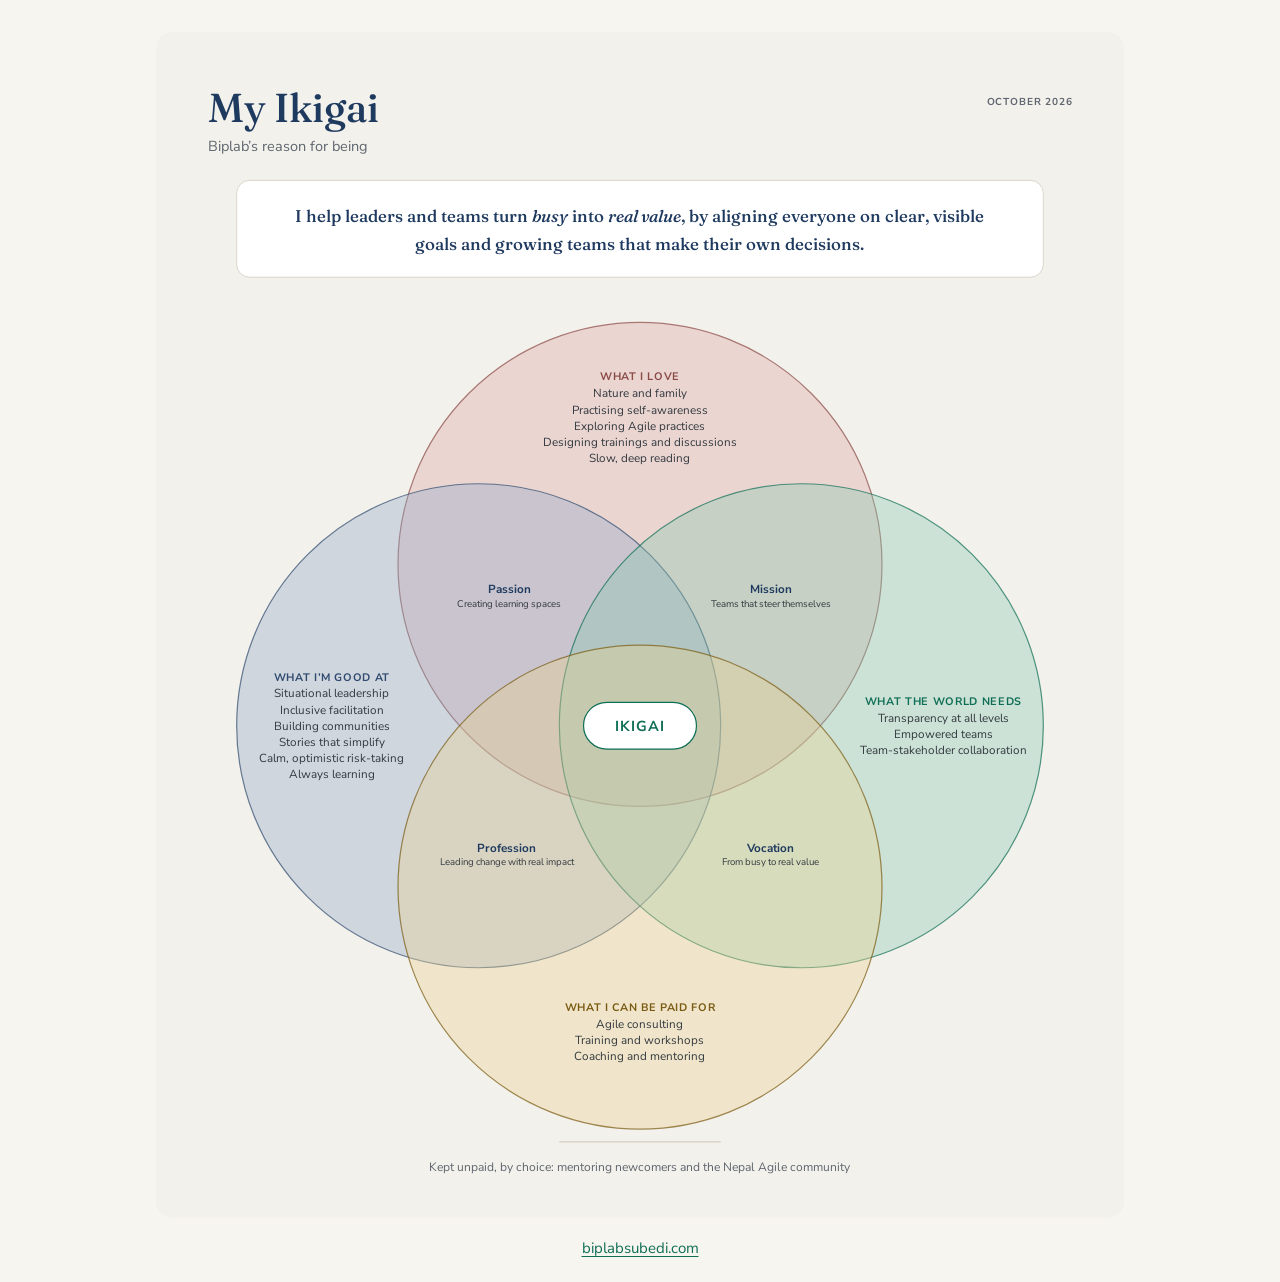
<file: ikigai-biplab.html>
<!DOCTYPE html>
<html lang="en-GB">
<head>
<meta charset="utf-8">
<meta name="viewport" content="width=device-width, initial-scale=1">
<meta name="robots" content="noindex, noarchive, nosnippet, noimageindex">
<title>My Ikigai, Biplab Subedi</title>
<meta name="description" content="I help leaders and teams turn busy into real value, by aligning everyone on clear, visible goals and growing teams that make their own decisions.">
<meta property="og:type" content="website">
<meta property="og:site_name" content="Biplab Subedi">
<meta property="og:locale" content="en_GB">
<meta property="og:url" content="https://biplabsubedi.com/ikigai-biplab.html">
<meta property="og:title" content="My Ikigai, Biplab Subedi">
<meta property="og:description" content="I help leaders and teams turn busy into real value, by aligning everyone on clear, visible goals and growing teams that make their own decisions.">
<meta property="og:image" content="https://biplabsubedi.com/images/og-ikigai.png">
<meta property="og:image:width" content="1200">
<meta property="og:image:height" content="630">
<meta property="og:image:alt" content="Biplab Subedi's Ikigai: four overlapping circles for what he loves, is good at, what the world needs and what he can be paid for.">
<meta name="twitter:card" content="summary_large_image">
<link rel="icon" href="favicon.ico" sizes="32x32">
<link rel="icon" href="icons/icon-192.png" type="image/png" sizes="192x192">
<link rel="apple-touch-icon" href="icons/apple-touch-icon.png">
<script>if (window.self !== window.top) document.documentElement.className = "embed";</script>
<link rel="preconnect" href="https://fonts.googleapis.com">
<link rel="preconnect" href="https://fonts.gstatic.com" crossorigin>
<link href="https://fonts.googleapis.com/css2?family=Fraunces:ital,opsz,wght@0,9..144,400;0,9..144,500;1,9..144,400&family=Nunito+Sans:wght@400;600;700&display=swap" rel="stylesheet">
<style>
/* Page */
:root { --page-bg: #F7F5F0; --page-muted: #5F6670; --page-link: #0F6E56; color-scheme: light; }
@media (prefers-color-scheme: dark) { :root:not([data-theme="light"]) { --page-bg: #10202E; --page-muted: #9AA7B2; --page-link: #5DCAA5; color-scheme: dark; } }
:root[data-theme="dark"] { --page-bg: #10202E; --page-muted: #9AA7B2; --page-link: #5DCAA5; color-scheme: dark; }
* { box-sizing: border-box; }
body { margin: 0; background: var(--page-bg); font-family: "Nunito Sans", "Segoe UI", system-ui, sans-serif; }
.wrap { max-width: 1000px; margin: 0 auto; padding: 32px 16px 24px; overflow-x: auto; }
.wrap .ik2 { min-width: 640px; }
.home { text-align: center; margin: 20px 0 0; font-size: 15px; color: var(--page-muted); }
.home a { color: var(--page-link); text-underline-offset: 3px; }
/* Inside the pop-up on the home page */
html.embed body { background: transparent; }
html.embed .wrap { max-width: none; padding: 0; overflow: visible; }
html.embed .wrap .ik2 { min-width: 0; }
html.embed .home { display: none; }

/* Ikigai diagram */
:root { --ik2-bg: #F3F1EB; --ik2-box: #FFFFFF; --ik2-rule-c: #D3CEC3;
--ik2-ink: #1F3A5F; --ik2-text: #33393F; --ik2-sub: #5F6670;
--ik2-love: #D9A3A0; --ik2-love-ink: #8A4A46; --ik2-good: #8FA6C4; --ik2-good-ink: #2F4A6E;
--ik2-need: #86C7B0; --ik2-need-ink: #0F6E56; --ik2-paid: #E8CF8E; --ik2-paid-ink: #7A5A12;
--ik2-accent: #0F6E56; --ik2-op: 0.36; }
@media (prefers-color-scheme: dark) { :root:not([data-theme="light"]) { --ik2-bg: #152a3c; --ik2-box: #10202E; --ik2-rule-c: #2A3F52;
--ik2-ink: #EAF0F5; --ik2-text: #E4EAF0; --ik2-sub: #B4C0CA;
--ik2-love: #C98A86; --ik2-love-ink: #F0C2BE; --ik2-good: #6F8BB0; --ik2-good-ink: #C3D4EA;
--ik2-need: #4FA889; --ik2-need-ink: #9FE1CB; --ik2-paid: #C9A85A; --ik2-paid-ink: #F2DDA4;
--ik2-accent: #5DCAA5; --ik2-op: 0.22; } }
:root[data-theme="dark"] { --ik2-bg: #152a3c; --ik2-box: #10202E; --ik2-rule-c: #2A3F52;
--ik2-ink: #EAF0F5; --ik2-text: #E4EAF0; --ik2-sub: #B4C0CA;
--ik2-love: #C98A86; --ik2-love-ink: #F0C2BE; --ik2-good: #6F8BB0; --ik2-good-ink: #C3D4EA;
--ik2-need: #4FA889; --ik2-need-ink: #9FE1CB; --ik2-paid: #C9A85A; --ik2-paid-ink: #F2DDA4;
--ik2-accent: #5DCAA5; --ik2-op: 0.22; }

.ik2 { display: block; width: 100%; height: auto; }
.ik2 text { font-family: "Nunito Sans", "Segoe UI", system-ui, sans-serif; }
.ik2-bg { fill: var(--ik2-bg); }
.ik2-box { fill: var(--ik2-box); stroke: var(--ik2-rule-c); stroke-width: 1; }
.ik2-title { font-family: "Fraunces", Georgia, serif !important; font-size: 50px; font-weight: 500; fill: var(--ik2-ink); }
.ik2-sub { font-size: 18px; fill: var(--ik2-sub); }
.ik2-date { font-size: 12.5px; font-weight: 700; letter-spacing: 0.08em; fill: var(--ik2-sub); }
.ik2-stmt { font-family: "Fraunces", Georgia, serif !important; font-size: 21px; font-weight: 500; fill: var(--ik2-ink); }
.ik2-em { font-style: italic; }
.ik2-c { fill-opacity: var(--ik2-op); stroke-width: 1.5; stroke-opacity: 0.7; }
.ik2-love { fill: var(--ik2-love); stroke: var(--ik2-love-ink); }
.ik2-good { fill: var(--ik2-good); stroke: var(--ik2-good-ink); }
.ik2-need { fill: var(--ik2-need); stroke: var(--ik2-need-ink); }
.ik2-paid { fill: var(--ik2-paid); stroke: var(--ik2-paid-ink); }
.ik2-h { font-size: 13.5px; font-weight: 700; letter-spacing: 0.06em; }
.ik2-love-ink { fill: var(--ik2-love-ink); } .ik2-good-ink { fill: var(--ik2-good-ink); }
.ik2-need-ink { fill: var(--ik2-need-ink); } .ik2-paid-ink { fill: var(--ik2-paid-ink); }
.ik2-i { font-size: 14.5px; fill: var(--ik2-text); }
.ik2-o { font-size: 14.5px; font-weight: 700; fill: var(--ik2-ink); }
.ik2-os { font-size: 12px; fill: var(--ik2-text); }
.ik2-pill { fill: var(--ik2-box); stroke: var(--ik2-accent); stroke-width: 1.5; }
.ik2-center { font-size: 18px; font-weight: 700; letter-spacing: 0.08em; fill: var(--ik2-accent); }
.ik2-rule { stroke: var(--ik2-rule-c); stroke-width: 1.5; }
.ik2-foot { font-size: 15px; fill: var(--ik2-sub); }
</style>
</head>
<body>
<main class="wrap">
<svg class="ik2" viewBox="0 0 1200 1470" role="img" aria-labelledby="ik-title ik-desc">
<title id="ik-title">My Ikigai</title><desc id="ik-desc">A four-circle Ikigai diagram. What I love: nature and family, practising self-awareness, exploring Agile practices, designing trainings and discussions, slow deep reading. What I’m good at: situational leadership, inclusive facilitation, building communities, stories that simplify, calm optimistic risk-taking, always learning. What the world needs: transparency at all levels, empowered teams, team and stakeholder collaboration. What I can be paid for: Agile consulting, training and workshops, coaching and mentoring. Overlaps: passion, creating learning spaces; mission, teams that steer themselves; profession, leading change with real impact; vocation, from busy to real value.</desc><rect class="ik2-bg" x="0" y="0" width="1200" height="1470" rx="20"/>
<text x="64" y="112" class="ik2-title" text-anchor="start">My Ikigai</text>
<text x="64" y="148" class="ik2-sub" text-anchor="start">Biplab’s reason for being</text>
<text x="1136" y="90" class="ik2-date" text-anchor="end">OCTOBER 2026</text>
<rect class="ik2-box" x="100" y="184" width="1000" height="120" rx="16"/>
<text x="600" y="236" class="ik2-stmt" text-anchor="middle">I help leaders and teams turn <tspan class="ik2-em">busy</tspan> into <tspan class="ik2-em">real value</tspan>, by aligning everyone on clear, visible</text>
<text x="600" y="270" class="ik2-stmt" text-anchor="middle">goals and growing teams that make their own decisions.</text>
<circle class="ik2-c ik2-love" cx="600" cy="660" r="300"/>
<circle class="ik2-c ik2-good" cx="400" cy="860" r="300"/>
<circle class="ik2-c ik2-need" cx="800" cy="860" r="300"/>
<circle class="ik2-c ik2-paid" cx="600" cy="1060" r="300"/>
<text x="600" y="432" class="ik2-h ik2-love-ink" text-anchor="middle">WHAT I LOVE</text>
<text x="600" y="453" class="ik2-i" text-anchor="middle">Nature and family</text>
<text x="600" y="473" class="ik2-i" text-anchor="middle">Practising self-awareness</text>
<text x="600" y="493" class="ik2-i" text-anchor="middle">Exploring Agile practices</text>
<text x="600" y="513" class="ik2-i" text-anchor="middle">Designing trainings and discussions</text>
<text x="600" y="533" class="ik2-i" text-anchor="middle">Slow, deep reading</text>
<text x="218" y="804" class="ik2-h ik2-good-ink" text-anchor="middle">WHAT I’M GOOD AT</text>
<text x="218" y="825" class="ik2-i" text-anchor="middle">Situational leadership</text>
<text x="218" y="845" class="ik2-i" text-anchor="middle">Inclusive facilitation</text>
<text x="218" y="865" class="ik2-i" text-anchor="middle">Building communities</text>
<text x="218" y="885" class="ik2-i" text-anchor="middle">Stories that simplify</text>
<text x="218" y="905" class="ik2-i" text-anchor="middle">Calm, optimistic risk-taking</text>
<text x="218" y="925" class="ik2-i" text-anchor="middle">Always learning</text>
<text x="976" y="834" class="ik2-h ik2-need-ink" text-anchor="middle">WHAT THE WORLD NEEDS</text>
<text x="976" y="855" class="ik2-i" text-anchor="middle">Transparency at all levels</text>
<text x="976" y="875" class="ik2-i" text-anchor="middle">Empowered teams</text>
<text x="976" y="895" class="ik2-i" text-anchor="middle">Team-stakeholder collaboration</text>
<text x="600" y="1214" class="ik2-h ik2-paid-ink" text-anchor="middle">WHAT I CAN BE PAID FOR</text>
<text x="600" y="1235" class="ik2-i" text-anchor="middle">Agile consulting</text>
<text x="600" y="1255" class="ik2-i" text-anchor="middle">Training and workshops</text>
<text x="600" y="1275" class="ik2-i" text-anchor="middle">Coaching and mentoring</text>
<text x="438" y="696" class="ik2-o" text-anchor="middle">Passion</text>
<text x="438" y="713" class="ik2-os" text-anchor="middle">Creating learning spaces</text>
<text x="762" y="696" class="ik2-o" text-anchor="middle">Mission</text>
<text x="762" y="713" class="ik2-os" text-anchor="middle">Teams that steer themselves</text>
<text x="435" y="1016" class="ik2-o" text-anchor="middle">Profession</text>
<text x="435" y="1033" class="ik2-os" text-anchor="middle">Leading change with real impact</text>
<text x="762" y="1016" class="ik2-o" text-anchor="middle">Vocation</text>
<text x="762" y="1033" class="ik2-os" text-anchor="middle">From busy to real value</text>
<rect class="ik2-pill" x="530" y="831" width="140" height="58" rx="29"/>
<text x="600" y="867" class="ik2-center" text-anchor="middle">IKIGAI</text>
<line class="ik2-rule" x1="500" y1="1376" x2="700" y2="1376"/>
<text x="600" y="1412" class="ik2-foot" text-anchor="middle">Kept unpaid, by choice: mentoring newcomers and the Nepal Agile community</text>
</svg>
<p class="home"><a href="https://biplabsubedi.com/">biplabsubedi.com</a></p>
</main>
</body>
</html>
</file>
<file: css/style.css>
:root {
  --bg: #F7F5F0;
  --bg-alt: #EFECE4;
  --ink: #1F3A5F;
  --text: #33393F;
  --muted: #5F6670;
  --accent: #0F6E56;
  --accent-hover: #0B5A46;
  --on-accent: #FFFFFF;
  --rule: #DDD8CE;
  --field: #FFFFFF;
  --contour: #0F6E56;
  --error: #A32D2D;
  color-scheme: light;
  box-sizing: border-box;
  padding-top: env(safe-area-inset-top, 0px);
  padding-bottom: env(safe-area-inset-bottom, 0px);
}
@media (prefers-color-scheme: dark) {
  :root:not([data-theme="light"]) {
    --bg: #10202E;
    --bg-alt: #152a3c;
    --ink: #EAF0F5;
    --text: #D3DCE3;
    --muted: #9AA7B2;
    --accent: #5DCAA5;
    --accent-hover: #7ED6B8;
    --on-accent: #04342C;
    --rule: #2A3F52;
    --field: #172d40;
    --contour: #5DCAA5;
    --error: #F09595;
    color-scheme: dark;
  }
}
:root[data-theme="dark"] {
  --bg: #10202E;
  --bg-alt: #152a3c;
  --ink: #EAF0F5;
  --text: #D3DCE3;
  --muted: #9AA7B2;
  --accent: #5DCAA5;
  --accent-hover: #7ED6B8;
  --on-accent: #04342C;
  --rule: #2A3F52;
  --field: #172d40;
  --contour: #5DCAA5;
  --error: #F09595;
  color-scheme: dark;
}
*, *::before, *::after { box-sizing: inherit; }
html { scroll-behavior: smooth; scroll-padding-top: env(safe-area-inset-top, 0px); }
@media (prefers-reduced-motion: reduce) { html { scroll-behavior: auto; } }
body {
  margin: 0;
  background: var(--bg);
  color: var(--text);
  font-family: "Nunito Sans", "Segoe UI", system-ui, -apple-system, sans-serif;
  font-size: 1.0625rem;
  line-height: 1.7;
  -webkit-font-smoothing: antialiased;
}
h1, h2, h3 { color: var(--ink); margin: 0; }
h1, h2 { font-family: "Fraunces", Georgia, "Times New Roman", serif; font-weight: 400; font-variation-settings: "opsz" 144; }
h2 { font-size: clamp(1.75rem, 3.2vw, 2.25rem); line-height: 1.2; letter-spacing: -0.01em; margin-bottom: 1.25rem; }
h3 { font-size: 1.125rem; font-weight: 700; margin-bottom: 0.5rem; }
p { margin: 0 0 1.1em; }
a { color: var(--accent); text-underline-offset: 3px; text-decoration-thickness: 1px; }
a:hover { color: var(--accent-hover); }
:focus-visible { outline: 2px solid var(--accent); outline-offset: 3px; border-radius: 4px; }
img { max-width: 100%; height: auto; display: block; }

.wrap { max-width: 1080px; margin: 0 auto; padding: 0 1.5rem; }
.measure { max-width: 40rem; }

header.site { padding: 1.5rem 0; }
header.site .wrap { display: flex; flex-wrap: wrap; align-items: baseline; justify-content: space-between; gap: 0.75rem 2rem; }
.wordmark { font-family: "Fraunces", Georgia, serif; font-size: 1.25rem; color: var(--ink); text-decoration: none; }
nav ul { list-style: none; margin: 0; padding: 0; display: flex; flex-wrap: wrap; gap: 0.25rem 1.5rem; }
nav a { color: var(--muted); text-decoration: none; font-size: 0.95rem; }
nav a:hover { color: var(--ink); }

.hero { position: relative; padding: 4rem 0 5rem; overflow: hidden; }
.hero .wrap { display: grid; grid-template-columns: minmax(0, 1fr); align-items: center; position: relative; }
.hero h1 { font-size: clamp(2.4rem, 6vw, 4.25rem); line-height: 1.08; letter-spacing: -0.02em; max-width: 13ch; margin-bottom: 1.5rem; position: relative; z-index: 1; }
.hero h1 em { font-style: italic; }
.hero .lede { font-size: 1.2rem; max-width: 32rem; color: var(--text); position: relative; z-index: 1; }
.actions { display: flex; flex-wrap: wrap; gap: 0.75rem; margin-top: 2rem; position: relative; z-index: 1; }
.btn { display: inline-block; font: inherit; font-weight: 600; font-size: 1rem; padding: 0.75rem 1.4rem; border-radius: 8px; text-decoration: none; cursor: pointer; border: 1.5px solid var(--accent); }
.btn-primary { background: var(--accent); color: var(--on-accent); }
.btn-primary:hover { background: var(--accent-hover); border-color: var(--accent-hover); color: var(--on-accent); }
.btn-quiet { background: transparent; color: var(--accent); }
.btn-quiet:hover { background: var(--bg-alt); }
.contours { position: absolute; right: -6rem; top: 50%; transform: translateY(-50%); width: 34rem; max-width: none; opacity: 0.2; pointer-events: none; }
.contours path { fill: none; stroke: var(--contour); stroke-width: 1.4; }
@media (min-width: 860px) {
  .hero { padding: 6rem 0 7rem; }
  .hero .wrap { grid-template-columns: minmax(0, 1.25fr) minmax(0, 1fr); }
  .contours { position: static; transform: none; width: 100%; opacity: 0.55; justify-self: end; max-width: 30rem; }
}

section { padding: 4rem 0; border-top: 1px solid var(--rule); }
@media (min-width: 860px) { section { padding: 5.5rem 0; } }

.about-grid { display: grid; grid-template-columns: minmax(0, 1fr); gap: 2.5rem; }
@media (min-width: 860px) { .about-grid { grid-template-columns: 15rem minmax(0, 1fr); gap: 4rem; align-items: start; } }
.portrait { aspect-ratio: 4 / 5; width: 100%; max-width: 15rem; border-radius: 10px; background: var(--bg-alt); border: 1px solid var(--rule); display: flex; align-items: center; justify-content: center; font-family: "Fraunces", Georgia, serif; font-size: 3rem; color: var(--accent); }
.about-grid .first { font-family: "Fraunces", Georgia, serif; font-size: 1.5rem; line-height: 1.35; color: var(--ink); }
.aside { color: var(--muted); }
figure.ikigai { margin: 3rem 0 0; max-width: 40rem; }
.ik-svg { display: block; width: 100%; height: auto; }
figure.ikigai img { border-radius: 10px; border: 1px solid var(--rule); }
figure.ikigai figcaption { font-size: 0.9rem; color: var(--muted); margin-top: 0.75rem; }

.offers { display: grid; grid-template-columns: minmax(0, 1fr); gap: 2rem; margin: 2.5rem 0 3rem; }
@media (min-width: 760px) { .offers { grid-template-columns: repeat(3, minmax(0, 1fr)); gap: 2.5rem; } }
.offer { border-top: 2px solid var(--accent); padding-top: 1.25rem; }
.offer p { margin: 0; }
.pull { font-family: "Fraunces", Georgia, serif; font-style: italic; font-size: clamp(1.3rem, 2.4vw, 1.6rem); line-height: 1.4; color: var(--ink); max-width: 36rem; margin: 0; }

.list { list-style: none; margin: 2rem 0 1.5rem; padding: 0; max-width: 46rem; }
.list li { padding: 1.1rem 0; border-bottom: 1px solid var(--rule); }
.list li:first-child { border-top: 1px solid var(--rule); }
.list .title { font-weight: 700; color: var(--ink); text-decoration: none; display: inline-block; margin-bottom: 0.2rem; }
.list a.title:hover { color: var(--accent); }
.list .meta { display: block; color: var(--muted); font-size: 0.95rem; }

.contact-grid { display: grid; grid-template-columns: minmax(0, 1fr); gap: 2.5rem; }
@media (min-width: 860px) { .contact-grid { grid-template-columns: minmax(0, 1fr) minmax(0, 1.1fr); gap: 4rem; } }
form { display: grid; gap: 1.1rem; }
label { display: block; font-weight: 600; font-size: 0.95rem; color: var(--ink); margin-bottom: 0.35rem; }
.optional { font-weight: 400; color: var(--muted); }
input, textarea { width: 100%; font: inherit; color: var(--text); background: var(--field); border: 1px solid var(--rule); border-radius: 8px; padding: 0.7rem 0.85rem; }
textarea { min-height: 9rem; resize: vertical; }
input:focus, textarea:focus { outline: 2px solid var(--accent); outline-offset: 1px; border-color: var(--accent); }
.field-error { color: var(--error); font-size: 0.875rem; margin-top: 0.35rem; min-height: 0; }
.form-status { font-size: 0.95rem; color: var(--muted); margin: 0; }
form .btn { justify-self: start; }


.textlink { font: inherit; color: var(--accent); background: none; border: 0; padding: 0; cursor: pointer; text-decoration: underline; text-underline-offset: 3px; text-decoration-thickness: 1px; }
.textlink:hover { color: var(--accent-hover); }
#ikigai-dialog { width: min(92vw, 860px); max-height: 92vh; padding: 2.75rem 1rem 1rem; border: 0; border-radius: 12px; background: var(--bg); color: var(--text); }
#ikigai-dialog::backdrop { background: rgba(16, 32, 46, 0.65); }
.ik-scroll { overflow: auto; max-height: calc(92vh - 4rem); }
.ik-frame { display: block; width: 100%; min-width: 640px; aspect-ratio: 1200 / 1470; border: 0; background: transparent; }
.dialog-close { position: absolute; top: 0.5rem; right: 0.75rem; font: inherit; font-size: 1.75rem; line-height: 1; color: var(--muted); background: none; border: 0; padding: 0.25rem 0.5rem; cursor: pointer; border-radius: 6px; }
.dialog-close:hover { color: var(--ink); }
.sr-only { position: absolute; width: 1px; height: 1px; padding: 0; margin: -1px; overflow: hidden; clip: rect(0, 0, 0, 0); white-space: nowrap; border: 0; }
footer { border-top: 1px solid var(--rule); padding: 3rem 0 3.5rem; color: var(--muted); font-size: 0.95rem; }
footer .wrap { display: grid; grid-template-columns: minmax(0, 1fr); gap: 2rem; }
@media (min-width: 760px) { footer .wrap { grid-template-columns: minmax(0, 1fr) auto; } }
footer ul { list-style: none; margin: 0; padding: 0; }
footer li { margin-bottom: 0.3rem; }
footer .links a { margin-right: 1.25rem; }
</file>
